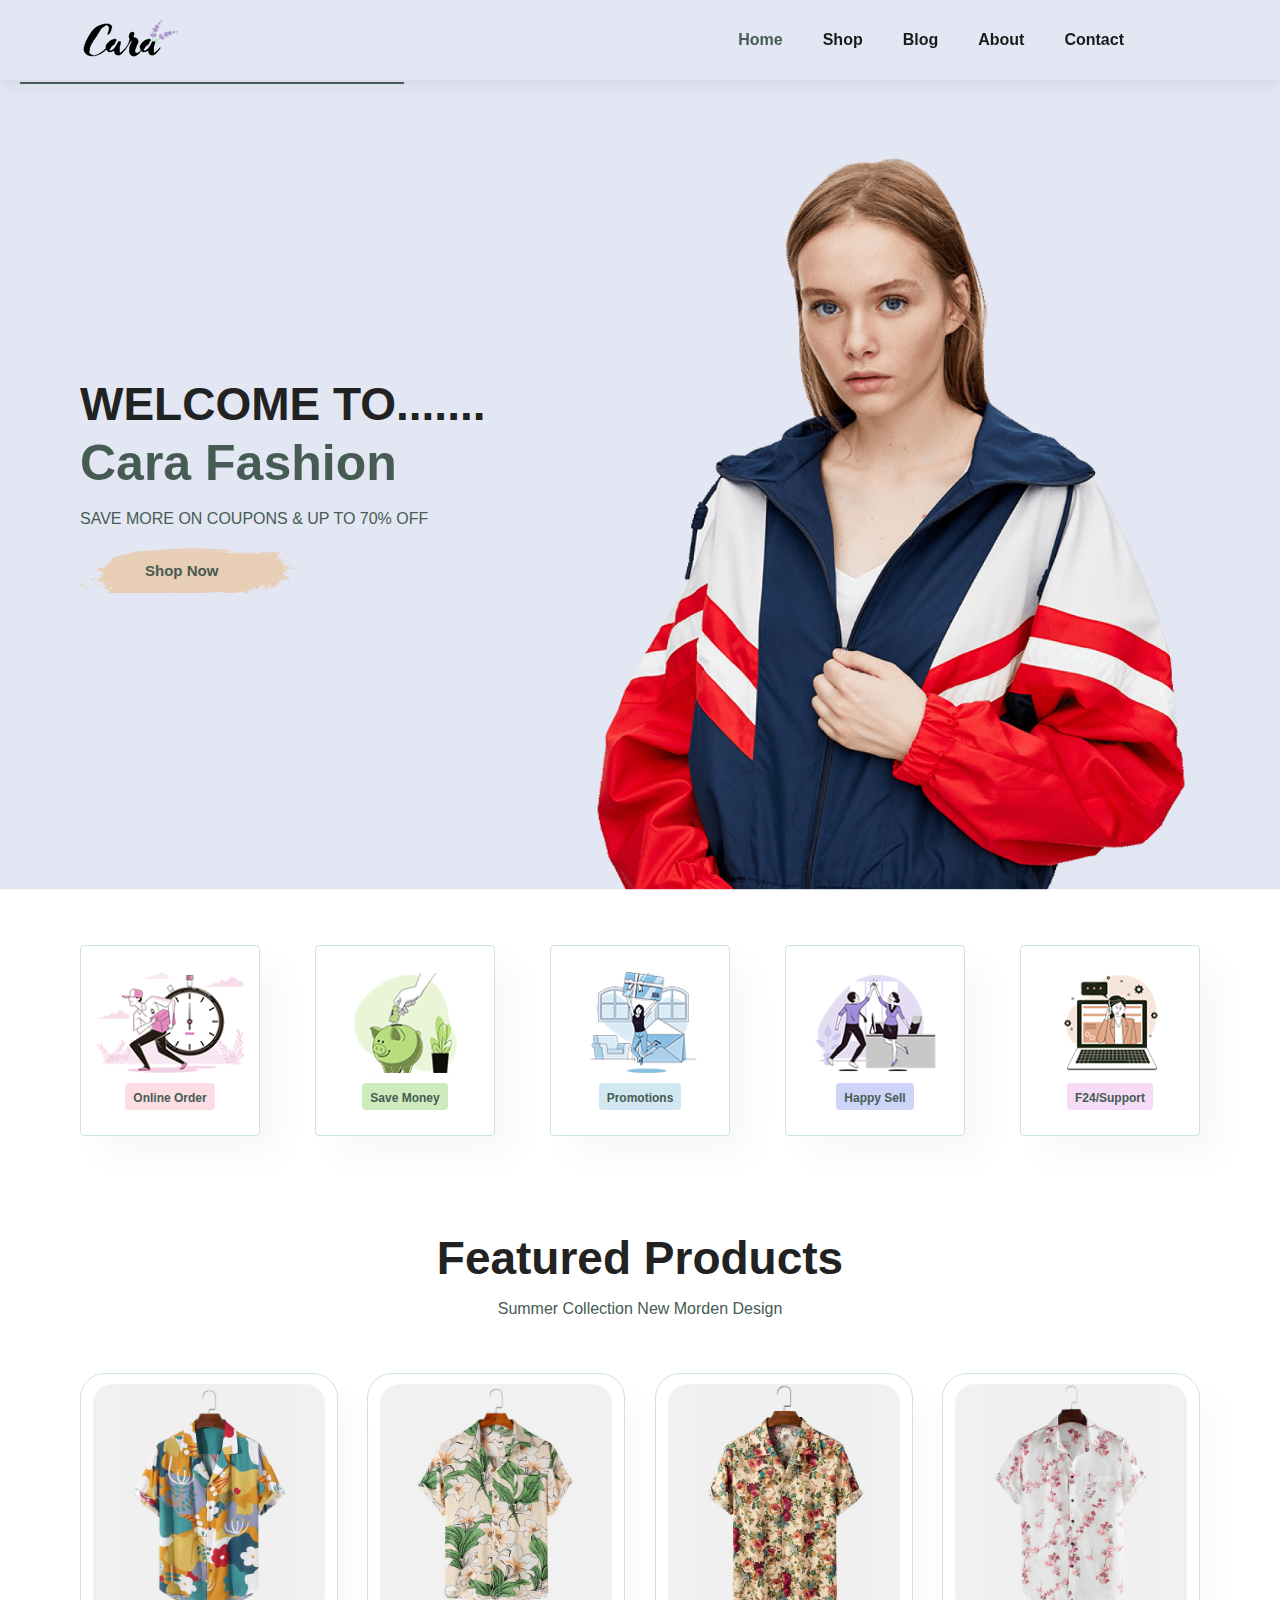
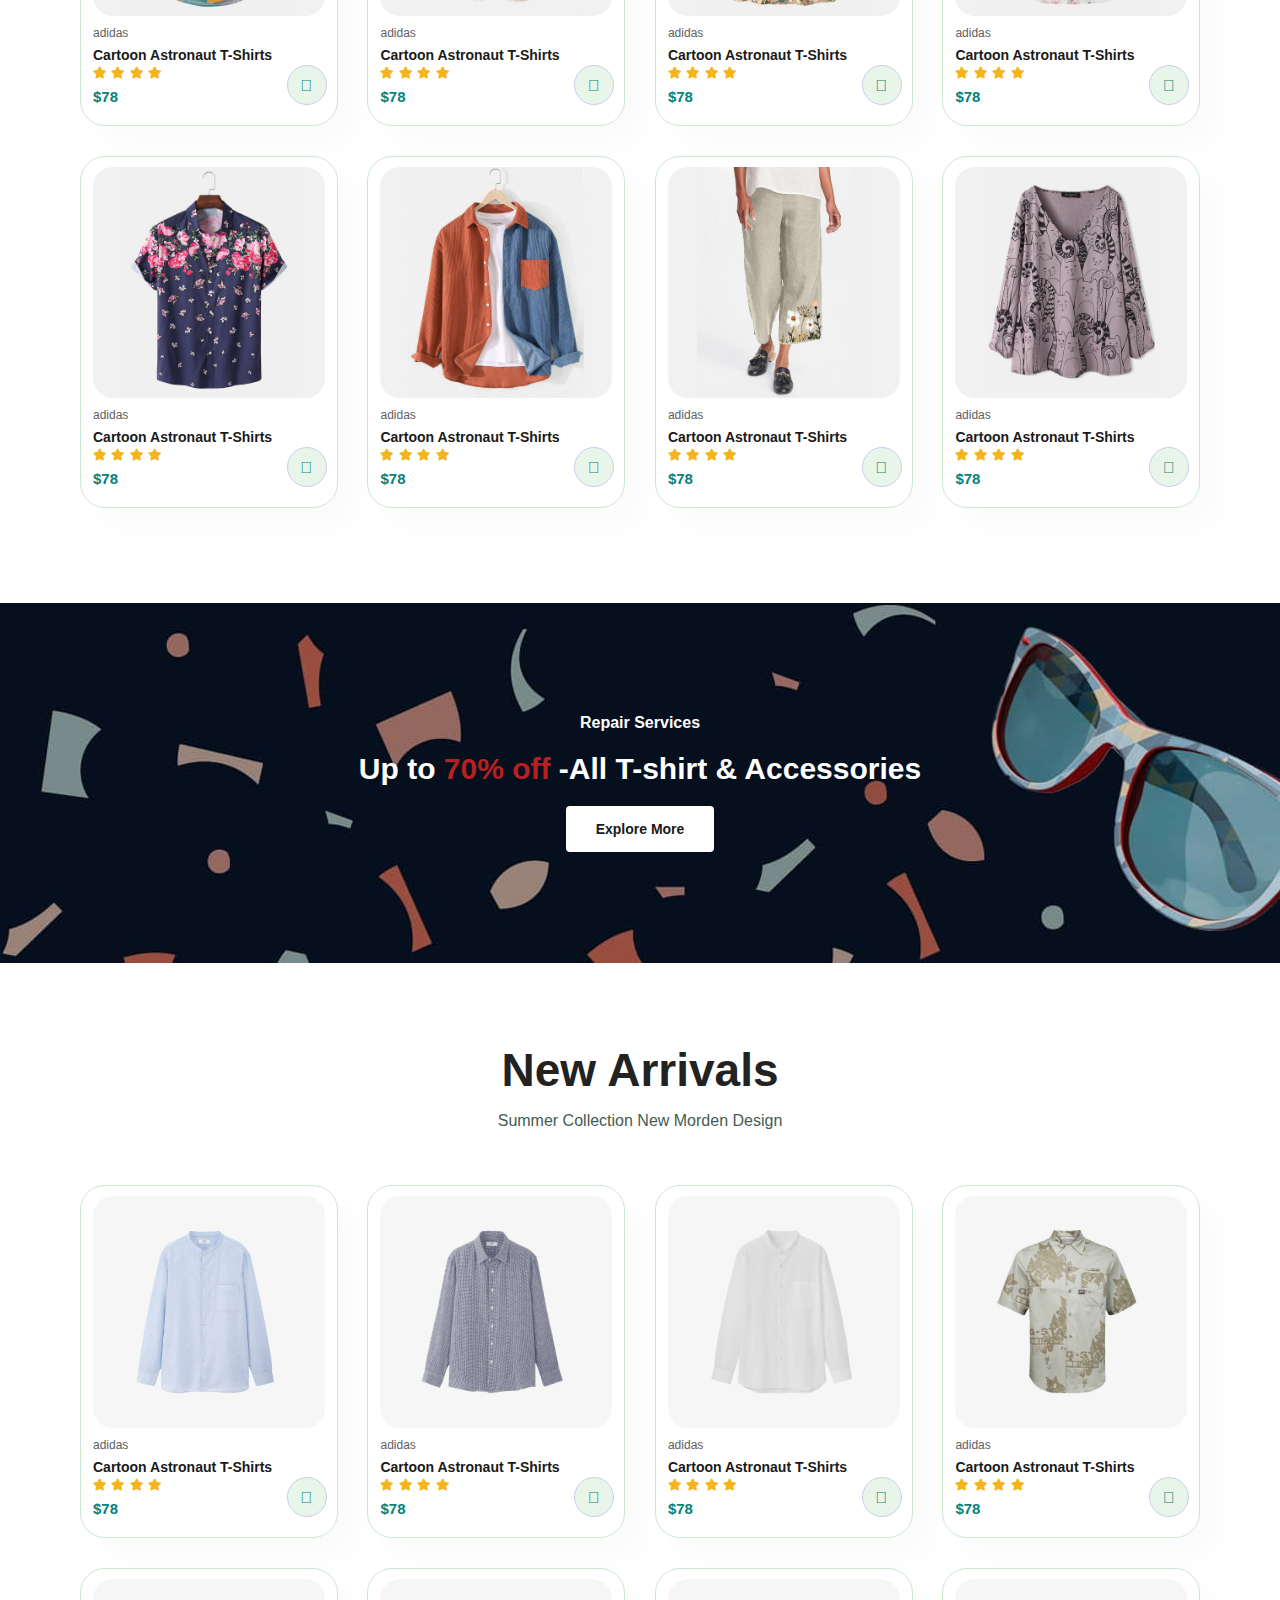
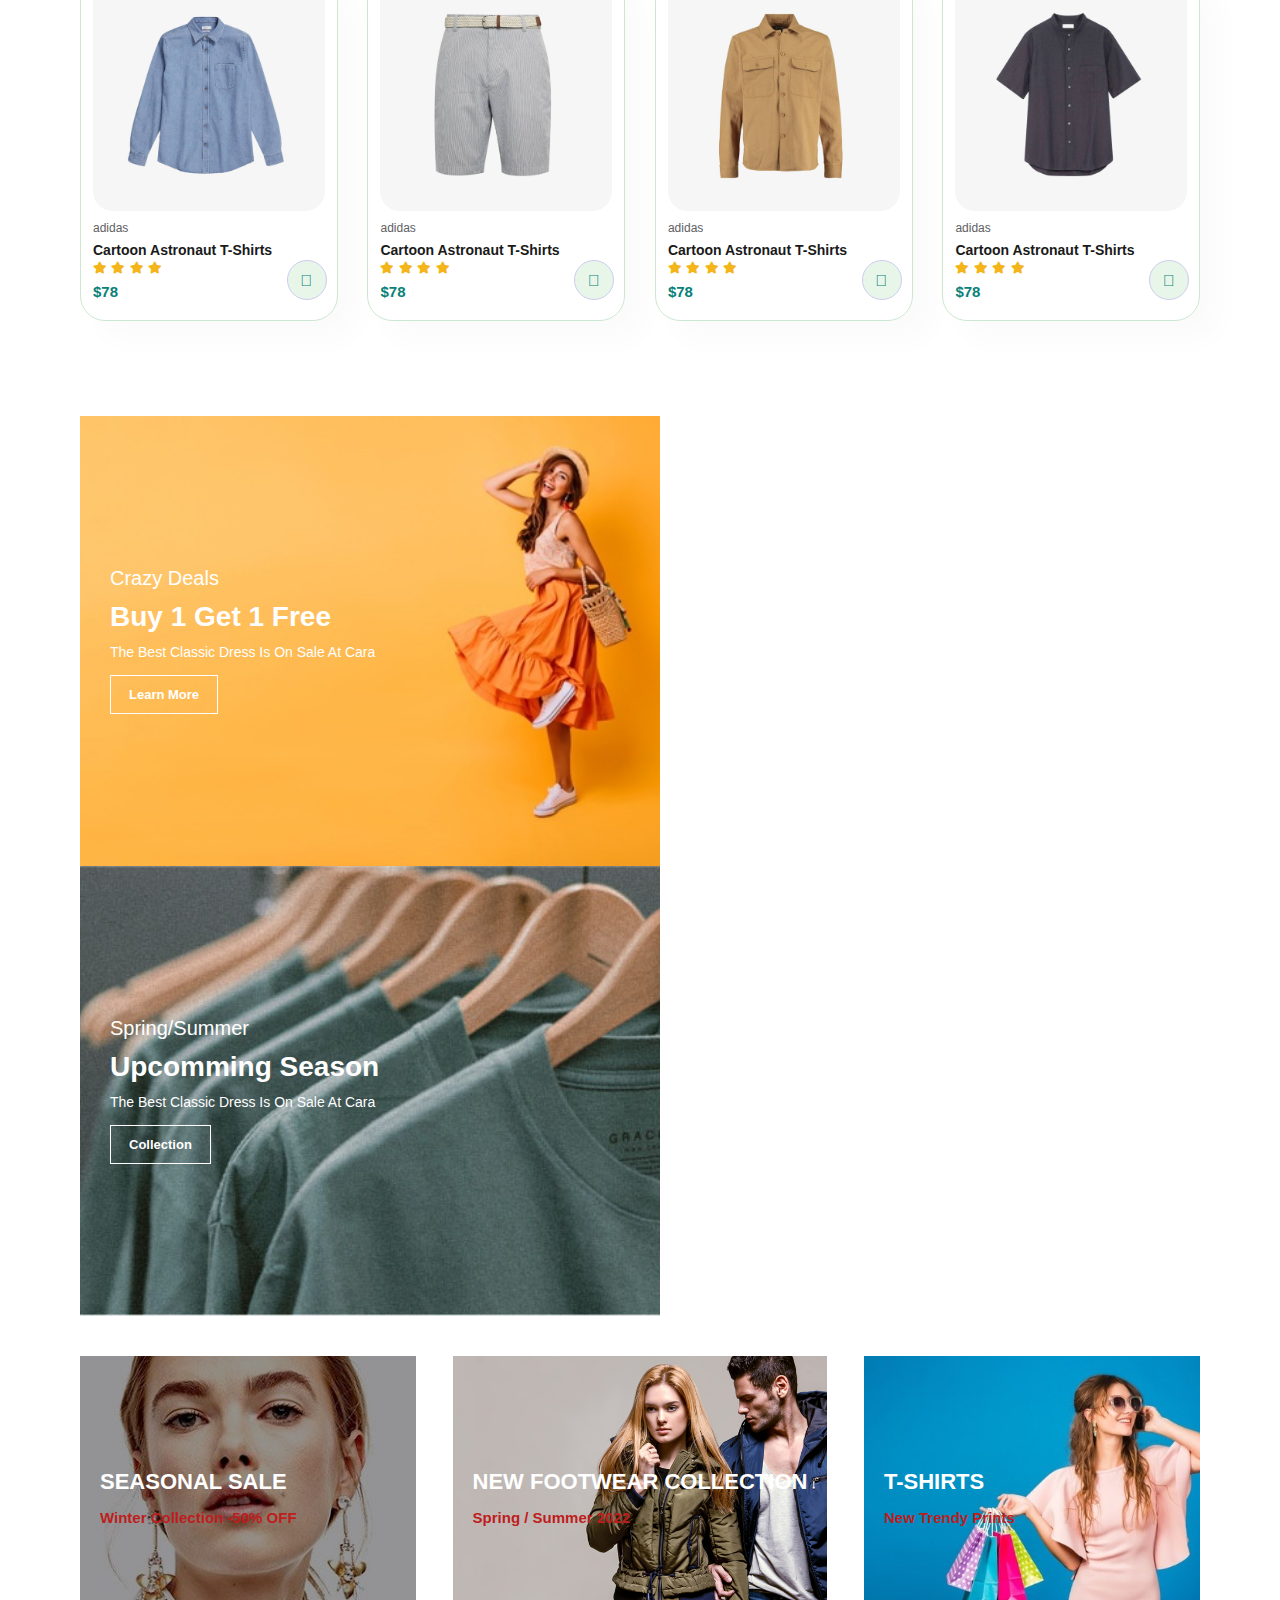
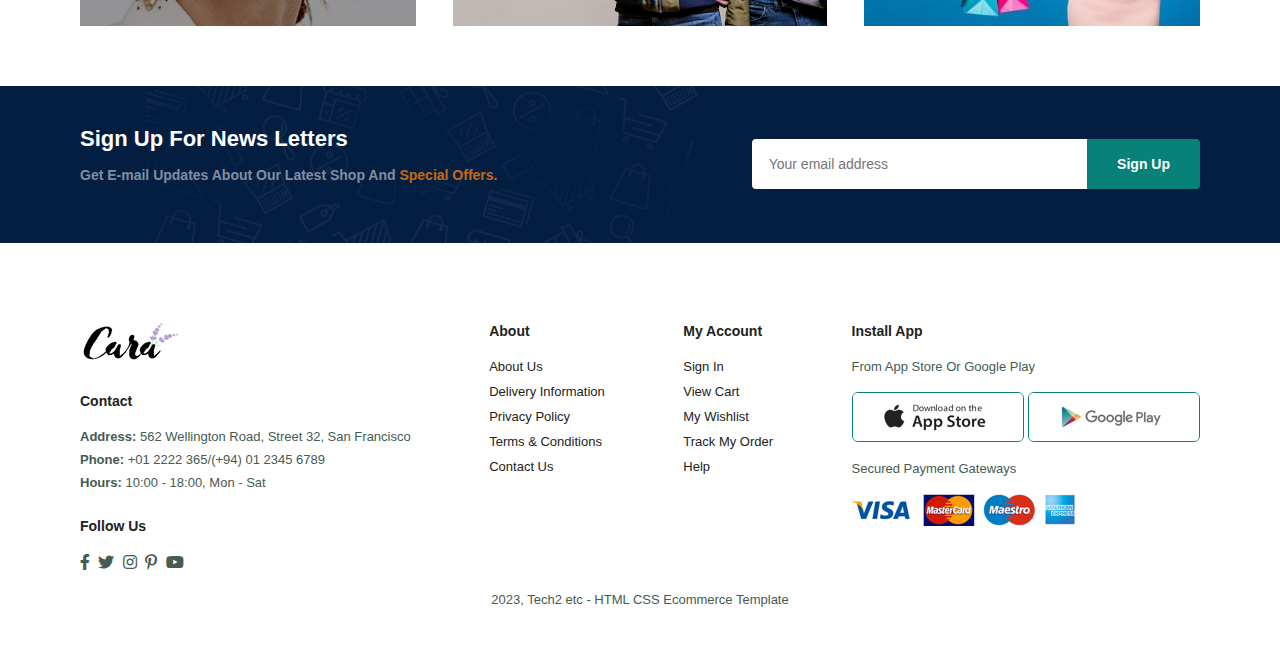
<file: index.html>
<html>
    <head>
        <title>Cara Fashion</title>
        <link rel="stylesheet" href="https://pro.fontawesome.com/releases/v5.10.0/css/all.css" />
        <link rel="stylesheet" href="style.css">
       
    </head>

    <body>
        <section id="header">
            <a href="#"><img src="images/logo.png" alt="logo"></a>
            <div>
                <ul id="navbar">
                    <li><a class="active" href="index.html">Home</a></li>
                    <li><a href="shop.html">Shop</a></li>
                    <li><a href="blog.html">Blog</a></li>
                    <li><a href="about.html">About</a></li>
                    <li><a href="contact.html">Contact</a></li>
                    <li id="lg-bag"><a href="cart.html"><i class="far fa-shopping-bag"></i></a></li>
                    <a href="#" id="close"><i class="far fa-times"></i></a>
                </ul>
            </div>

            <div id="mobile">
                <a href="cart.html"><i class="far fa-shopping-bag"></i></a>
                <i id="bar" class="fas fa-outdent"></i>
            </div>
        </section>

        <section id="hero">
            <h2>WELCOME TO.......</h2>
            <h1>Cara Fashion</h1>
            <p>SAVE MORE ON COUPONS & UP TO 70% OFF</p>
            <button>Shop Now</button>
        </section>

        <section id="feature" class="section-p1">
            <div class="fe-box">
                <img src="images/f1.png" alt="">
                <h6>Online Order</h6>
            </div>

            <div class="fe-box">
                <img src="images/f2.png" alt="">
                <h6>Save Money</h6>
            </div>

            <div class="fe-box">
                <img src="images/f3.png" alt="">
                <h6>Promotions</h6>
            </div>

            <div class="fe-box">
                <img src="images/f4.png" alt="">
                <h6>Happy Sell</h6>
            </div>

            <div class="fe-box">
                <img src="images/f5.png" alt="">
                <h6>F24/Support</h6>
            </div>


        </section>

        <section id="product1" class="section-p1">
            <h2>Featured Products</h2>
            <p>Summer Collection New Morden Design</p>
            <div class="pro-container">
                <div class="pro">
                    <img src="images/products/f1.jpg" alt="">
                    <div class="des">
                        <span>adidas</span>
                        <h5>Cartoon Astronaut T-Shirts</h5>
                        <div class="star">
                            <i class="fa fa-star"></i>
                            <i class="fa fa-star"></i>
                            <i class="fa fa-star"></i>
                            <i class="fa fa-star"></i>
                        </div>
                        <h4>$78</h4>
                    </div>
                    <a href="#"><i class="fal fa-shopping-cart cart"></i></a>
                </div>

                <div class="pro">
                    <img src="images/products/f2.jpg" alt="">
                    <div class="des">
                        <span>adidas</span>
                        <h5>Cartoon Astronaut T-Shirts</h5>
                        <div class="star">
                            <i class="fa fa-star"></i>
                            <i class="fa fa-star"></i>
                            <i class="fa fa-star"></i>
                            <i class="fa fa-star"></i>
                        </div>
                        <h4>$78</h4>
                    </div>
                    <a href="#"><i class="fal fa-shopping-cart cart"></i></a>
                </div>

                <div class="pro">
                    <img src="images/products/f3.jpg" alt="">
                    <div class="des">
                        <span>adidas</span>
                        <h5>Cartoon Astronaut T-Shirts</h5>
                        <div class="star">
                            <i class="fa fa-star"></i>
                            <i class="fa fa-star"></i>
                            <i class="fa fa-star"></i>
                            <i class="fa fa-star"></i>
                        </div>
                        <h4>$78</h4>
                    </div>
                    <a href="#"><i class="fal fa-shopping-cart cart"></i></a>
                </div>

                <div class="pro">
                    <img src="images/products/f4.jpg" alt="">
                    <div class="des">
                        <span>adidas</span>
                        <h5>Cartoon Astronaut T-Shirts</h5>
                        <div class="star">
                            <i class="fa fa-star"></i>
                            <i class="fa fa-star"></i>
                            <i class="fa fa-star"></i>
                            <i class="fa fa-star"></i>
                        </div>
                        <h4>$78</h4>
                    </div>
                    <a href="#"><i class="fal fa-shopping-cart cart"></i></a>
                </div>

                <div class="pro">
                    <img src="images/products/f5.jpg" alt="">
                    <div class="des">
                        <span>adidas</span>
                        <h5>Cartoon Astronaut T-Shirts</h5>
                        <div class="star">
                            <i class="fa fa-star"></i>
                            <i class="fa fa-star"></i>
                            <i class="fa fa-star"></i>
                            <i class="fa fa-star"></i>
                        </div>
                        <h4>$78</h4>
                    </div>
                    <a href="#"><i class="fal fa-shopping-cart cart"></i></a>
                </div>

                <div class="pro">
                    <img src="images/products/f6.jpg" alt="">
                    <div class="des">
                        <span>adidas</span>
                        <h5>Cartoon Astronaut T-Shirts</h5>
                        <div class="star">
                            <i class="fa fa-star"></i>
                            <i class="fa fa-star"></i>
                            <i class="fa fa-star"></i>
                            <i class="fa fa-star"></i>
                        </div>
                        <h4>$78</h4>
                    </div>
                    <a href="#"><i class="fal fa-shopping-cart cart"></i></a>
                </div>

                <div class="pro">
                    <img src="images/products/f7.jpg" alt="">
                    <div class="des">
                        <span>adidas</span>
                        <h5>Cartoon Astronaut T-Shirts</h5>
                        <div class="star">
                            <i class="fa fa-star"></i>
                            <i class="fa fa-star"></i>
                            <i class="fa fa-star"></i>
                            <i class="fa fa-star"></i>
                        </div>
                        <h4>$78</h4>
                    </div>
                    <a href="#"><i class="fal fa-shopping-cart cart"></i></a>
                </div>

                <div class="pro">
                    <img src="images/products/f8.jpg" alt="">
                    <div class="des">
                        <span>adidas</span>
                        <h5>Cartoon Astronaut T-Shirts</h5>
                        <div class="star">
                            <i class="fa fa-star"></i>
                            <i class="fa fa-star"></i>
                            <i class="fa fa-star"></i>
                            <i class="fa fa-star"></i>
                        </div>
                        <h4>$78</h4>
                    </div>
                    <a href="#"><i class="fal fa-shopping-cart cart"></i></a>
                </div>
            </div>
        </section>

        <section id="banner" class="section-m1">
            <h4>Repair Services</h4>
            <h2>Up to <span>70% off</span> -All T-shirt & Accessories</h2>
            <button class="normal">Explore More</button>
        </section>

        <section id="product1" class="section-p1">
            <h2>New Arrivals</h2>
            <p>Summer Collection New Morden Design</p>
            <div class="pro-container">
                <div class="pro">
                    <img src="images/products/n1.jpg" alt="">
                    <div class="des">
                        <span>adidas</span>
                        <h5>Cartoon Astronaut T-Shirts</h5>
                        <div class="star">
                            <i class="fa fa-star"></i>
                            <i class="fa fa-star"></i>
                            <i class="fa fa-star"></i>
                            <i class="fa fa-star"></i>
                        </div>
                        <h4>$78</h4>
                    </div>
                    <a href="#"><i class="fal fa-shopping-cart cart"></i></a>
                </div>

                <div class="pro">
                    <img src="images/products/n2.jpg" alt="">
                    <div class="des">
                        <span>adidas</span>
                        <h5>Cartoon Astronaut T-Shirts</h5>
                        <div class="star">
                            <i class="fa fa-star"></i>
                            <i class="fa fa-star"></i>
                            <i class="fa fa-star"></i>
                            <i class="fa fa-star"></i>
                        </div>
                        <h4>$78</h4>
                    </div>
                    <a href="#"><i class="fal fa-shopping-cart cart"></i></a>
                </div>

                <div class="pro">
                    <img src="images/products/n3.jpg" alt="">
                    <div class="des">
                        <span>adidas</span>
                        <h5>Cartoon Astronaut T-Shirts</h5>
                        <div class="star">
                            <i class="fa fa-star"></i>
                            <i class="fa fa-star"></i>
                            <i class="fa fa-star"></i>
                            <i class="fa fa-star"></i>
                        </div>
                        <h4>$78</h4>
                    </div>
                    <a href="#"><i class="fal fa-shopping-cart cart"></i></a>
                </div>

                <div class="pro">
                    <img src="images/products/n4.jpg" alt="">
                    <div class="des">
                        <span>adidas</span>
                        <h5>Cartoon Astronaut T-Shirts</h5>
                        <div class="star">
                            <i class="fa fa-star"></i>
                            <i class="fa fa-star"></i>
                            <i class="fa fa-star"></i>
                            <i class="fa fa-star"></i>
                        </div>
                        <h4>$78</h4>
                    </div>
                    <a href="#"><i class="fal fa-shopping-cart cart"></i></a>
                </div>

                <div class="pro">
                    <img src="images/products/n5.jpg" alt="">
                    <div class="des">
                        <span>adidas</span>
                        <h5>Cartoon Astronaut T-Shirts</h5>
                        <div class="star">
                            <i class="fa fa-star"></i>
                            <i class="fa fa-star"></i>
                            <i class="fa fa-star"></i>
                            <i class="fa fa-star"></i>
                        </div>
                        <h4>$78</h4>
                    </div>
                    <a href="#"><i class="fal fa-shopping-cart cart"></i></a>
                </div>

                <div class="pro">
                    <img src="images/products/n6.jpg" alt="">
                    <div class="des">
                        <span>adidas</span>
                        <h5>Cartoon Astronaut T-Shirts</h5>
                        <div class="star">
                            <i class="fa fa-star"></i>
                            <i class="fa fa-star"></i>
                            <i class="fa fa-star"></i>
                            <i class="fa fa-star"></i>
                        </div>
                        <h4>$78</h4>
                    </div>
                    <a href="#"><i class="fal fa-shopping-cart cart"></i></a>
                </div>

                <div class="pro">
                    <img src="images/products/n7.jpg" alt="">
                    <div class="des">
                        <span>adidas</span>
                        <h5>Cartoon Astronaut T-Shirts</h5>
                        <div class="star">
                            <i class="fa fa-star"></i>
                            <i class="fa fa-star"></i>
                            <i class="fa fa-star"></i>
                            <i class="fa fa-star"></i>
                        </div>
                        <h4>$78</h4>
                    </div>
                    <a href="#"><i class="fal fa-shopping-cart cart"></i></a>
                </div>

                <div class="pro">
                    <img src="images/products/n8.jpg" alt="">
                    <div class="des">
                        <span>adidas</span>
                        <h5>Cartoon Astronaut T-Shirts</h5>
                        <div class="star">
                            <i class="fa fa-star"></i>
                            <i class="fa fa-star"></i>
                            <i class="fa fa-star"></i>
                            <i class="fa fa-star"></i>
                        </div>
                        <h4>$78</h4>
                    </div>
                    <a href="#"><i class="fal fa-shopping-cart cart"></i></a>
                </div>
            </div>
        </section>

        <section id="sm-banner" class="section-p1">
            <div class="banner-box">
                <h4>Crazy Deals</h4>
                <h2>Buy 1 Get 1 Free</h2>
                <span>The Best Classic Dress Is On Sale At Cara</span>
                <button class="white">Learn More</button>
            </div>

            <div class="banner-box banner-box2">
                <h4>Spring/Summer</h4>
                <h2>Upcomming Season</h2>
                <span>The Best Classic Dress Is On Sale At Cara</span>
                <button class="white">Collection</button>
            </div>

        </section>

        <section id="banner3">
            <div class="banner-box">
                <h2>SEASONAL SALE</h2>
                <h3>Winter Collection -50% OFF</h3>
            </div>

            <div class="banner-box banner-box2">
                <h2>NEW FOOTWEAR COLLECTION</h2>
                <h3>Spring / Summer 2022</h3>
            </div>

            <div class="banner-box banner-box3">
                <h2>T-SHIRTS</h2>
                <h3>New Trendy Prints</h3>
            </div>
        </section>

        <section id="newsletter" class="section-p1 section-m1">
            <div class="newstext">
                <h4>Sign Up For News Letters</h4>
                <p>Get E-mail Updates About Our Latest Shop And <span>Special Offers.</span></p>    
            </div>

            <div class="form">
                <input type="text" placeholder="Your email address">
                <button class="normal">Sign Up</button>
            </div>
      
        </section>

        <footer class="section-p1">
            <div class="col">
                <img class="logo" src="images/logo.png" alt="">
                <h4>Contact</h4>
                <p><strong>Address: </strong> 562 Wellington Road, Street 32, San Francisco</p>
                <p><strong>Phone: </strong> +01 2222 365/(+94) 01 2345 6789</p>
                <p><strong>Hours: </strong> 10:00 - 18:00, Mon - Sat</p>

                <div class="follow">
                    <h4>Follow Us</h4>
                    <div class="icon">
                        <i class="fab fa-facebook-f"></i>
                        <i class="fab fa-twitter"></i>
                        <i class="fab fa-instagram"></i>
                        <i class="fab fa-pinterest-p"></i>
                        <i class="fab fa-youtube"></i>
                    </div>
                </div>
            </div>

            <div class="col">
                <h4>About</h4>
                <a href="#">About Us</a>
                <a href="#">Delivery Information</a>
                <a href="#">Privacy Policy</a>
                <a href="#">Terms & Conditions</a>
                <a href="#">Contact Us</a>
            </div>

            <div class="col">
                <h4>My Account</h4>
                <a href="#">Sign In</a>
                <a href="#">View Cart</a>
                <a href="#">My Wishlist</a>
                <a href="#">Track My Order</a>
                <a href="#">Help</a>
            </div>

            <div class="col install">
                <h4>Install App</h4>
                <p>From App Store Or Google Play</p>
                <div class="row">
                    <img src="images/pay/app.jpg" alt="">
                    <img src="images/pay/play.jpg" alt="">
                </div>
                <p>Secured Payment Gateways</p>
                <img src="images/pay/pay.png" alt="">
            </div>

            <div class="copyright">
                <p>2023, Tech2 etc - HTML CSS Ecommerce Template</p>
            </div>
        </footer>
 
        <script src="script.js"></script>

    </body>


</html>
</file>
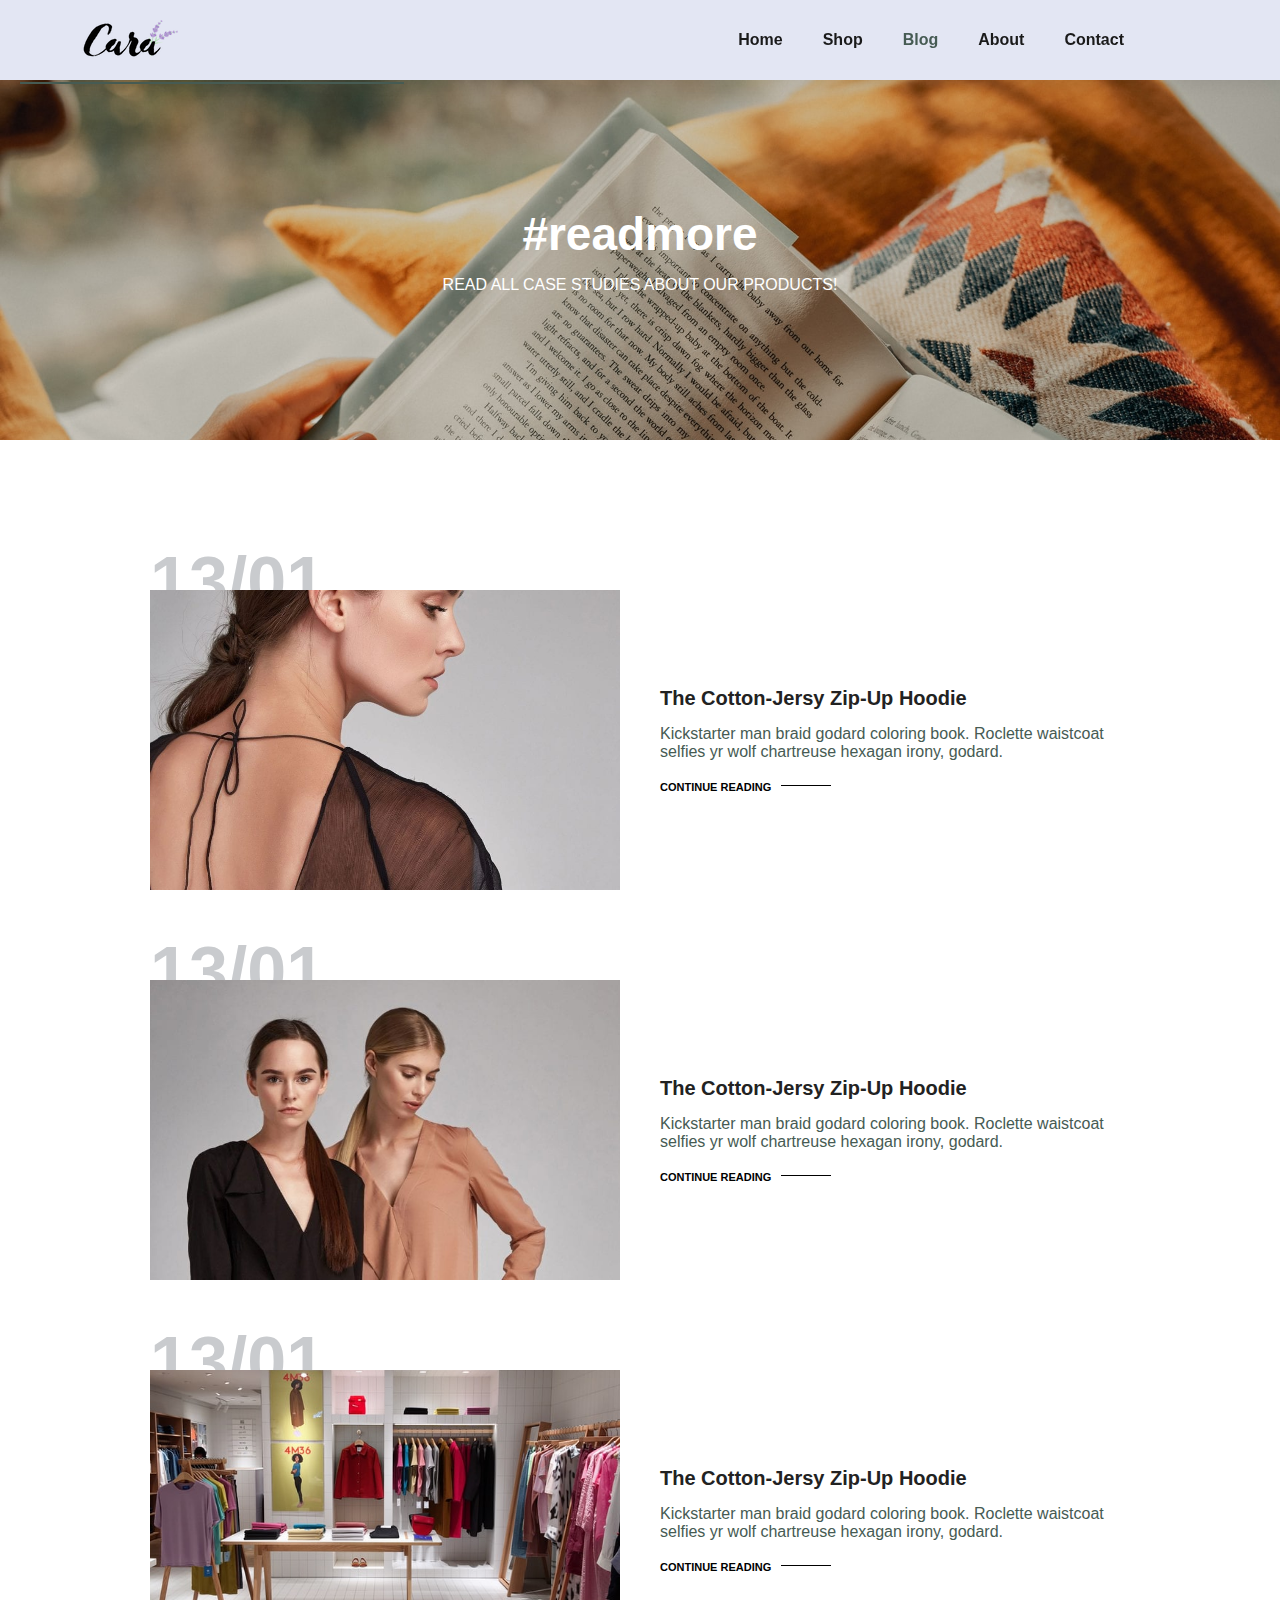
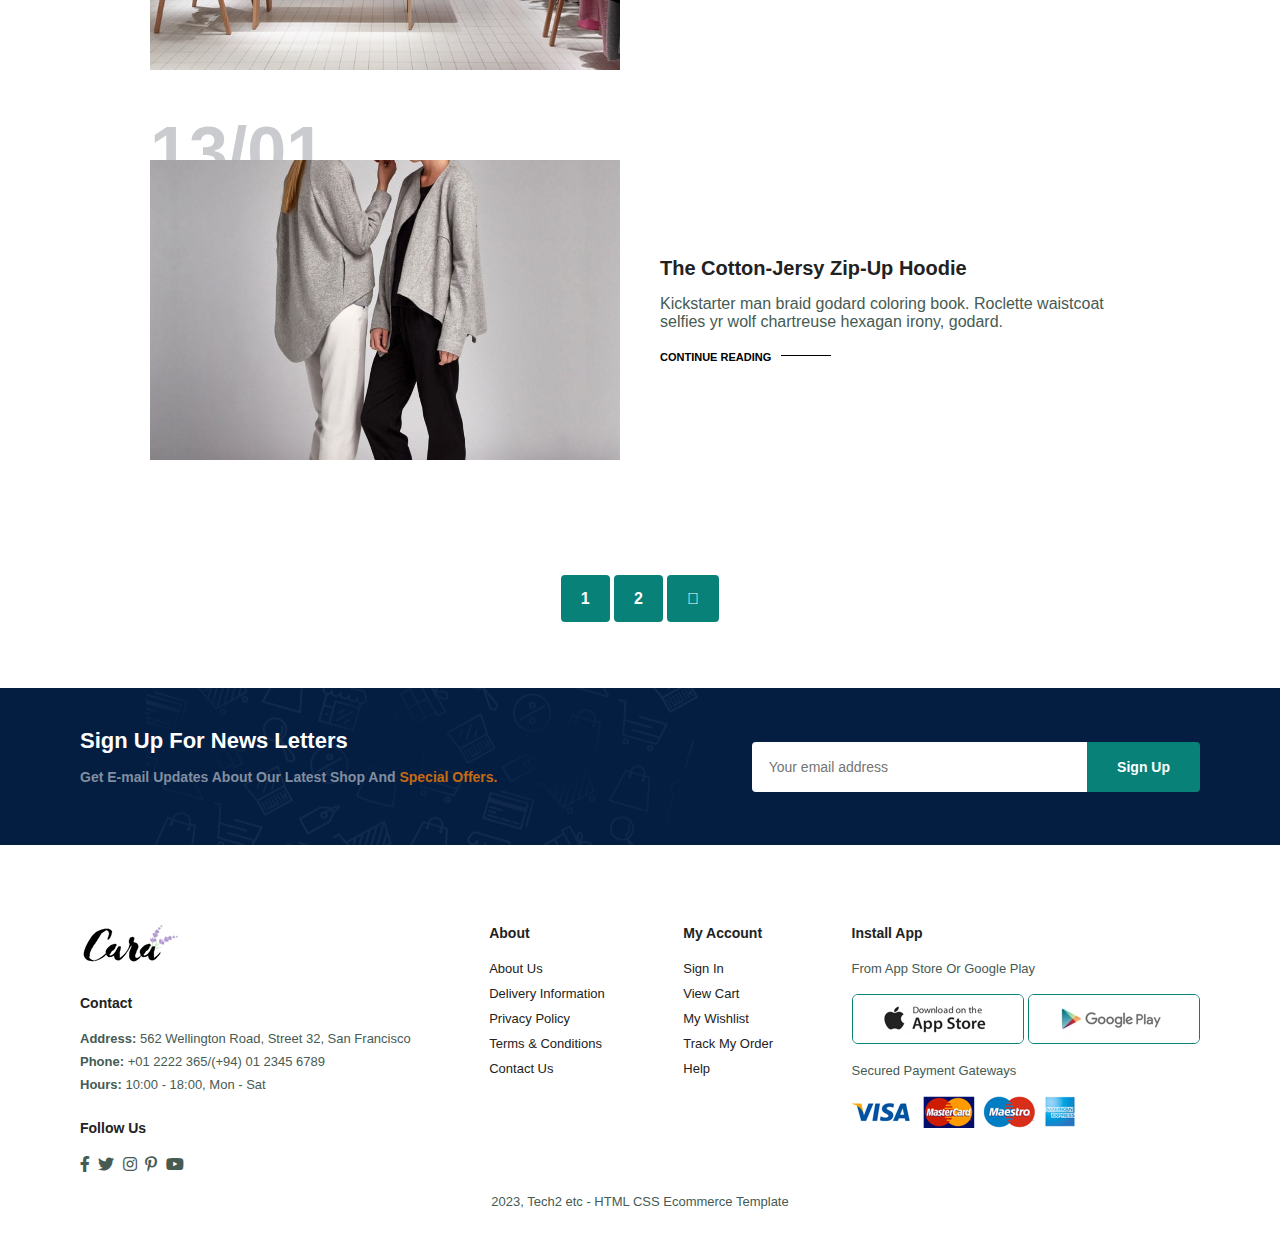
<file: blog.html>
<html>
    <head>
        <title>Cara Fashion</title>
        <link rel="stylesheet" href="https://pro.fontawesome.com/releases/v5.10.0/css/all.css" />
        <link rel="stylesheet" href="style.css">
       
    </head>

    <body>
        <section id="header">
            <a href="#"><img src="images/logo.png" alt="logo"></a>
            <div>
                <ul id="navbar">
                    <li><a href="index.html">Home</a></li>
                    <li><a href="shop.html">Shop</a></li>
                    <li><a class="active" href="blog.html">Blog</a></li>
                    <li><a href="about.html">About</a></li>
                    <li><a href="contact.html">Contact</a></li>
                    <li id="lg-bag"><a href="cart.html"><i class="far fa-shopping-bag"></i></a></li>
                    <a href="#" id="close"><i class="far fa-times"></i></a>
                </ul>
            </div>

            <div id="mobile">
                <a href="cart.html"><i class="far fa-shopping-bag"></i></a>
                <i id="bar" class="fas fa-outdent"></i>
            </div>
        </section>

        <section id="page-header" class="blog-header">
            <h2>#readmore</h2>
            <p>READ ALL CASE STUDIES ABOUT OUR PRODUCTS!</p>
        </section>

        <section id="blog">
            <div class="blog-box">
                <div class="blog-img">
                    <img src="images/blog/b1.jpg" alt="">
                </div>
                <div class="blog-details">
                    <h4>The Cotton-Jersy Zip-Up Hoodie</h4>
                    <p>Kickstarter man braid godard coloring book. Roclette waistcoat selfies yr wolf chartreuse hexagan irony, godard.</p>
                    <a href="#">CONTINUE READING</a>
                </div>
                <H1>13/01</H1>
            </div>

            <div class="blog-box">
                <div class="blog-img">
                    <img src="images/blog/b2.jpg" alt="">
                </div>
                <div class="blog-details">
                    <h4>The Cotton-Jersy Zip-Up Hoodie</h4>
                    <p>Kickstarter man braid godard coloring book. Roclette waistcoat selfies yr wolf chartreuse hexagan irony, godard.</p>
                    <a href="#">CONTINUE READING</a>
                </div>
                <H1>13/01</H1>
            </div>

            <div class="blog-box">
                <div class="blog-img">
                    <img src="images/blog/b3.jpg" alt="">
                </div>
                <div class="blog-details">
                    <h4>The Cotton-Jersy Zip-Up Hoodie</h4>
                    <p>Kickstarter man braid godard coloring book. Roclette waistcoat selfies yr wolf chartreuse hexagan irony, godard.</p>
                    <a href="#">CONTINUE READING</a>
                </div>
                <H1>13/01</H1>
            </div>

            <div class="blog-box">
                <div class="blog-img">
                    <img src="images/blog/b4.jpg" alt="">
                </div>
                <div class="blog-details">
                    <h4>The Cotton-Jersy Zip-Up Hoodie</h4>
                    <p>Kickstarter man braid godard coloring book. Roclette waistcoat selfies yr wolf chartreuse hexagan irony, godard.</p>
                    <a href="#">CONTINUE READING</a>
                </div>
                <H1>13/01</H1>
            </div>

        </section>

        <section id="pagination" class="section-p1">
            <a href="#">1</a>
            <a href="#">2</a>
            <a href="#"><i class="fal fa-long-arrow-alt-right"></i></a>
        </section>

        <section id="newsletter" class="section-p1 section-m1">
            <div class="newstext">
                <h4>Sign Up For News Letters</h4>
                <p>Get E-mail Updates About Our Latest Shop And <span>Special Offers.</span></p>    
            </div>

            <div class="form">
                <input type="text" placeholder="Your email address">
                <button class="normal">Sign Up</button>
            </div>
      
        </section>

        <footer class="section-p1">
            <div class="col">
                <img class="logo" src="images/logo.png" alt="">
                <h4>Contact</h4>
                <p><strong>Address: </strong> 562 Wellington Road, Street 32, San Francisco</p>
                <p><strong>Phone: </strong> +01 2222 365/(+94) 01 2345 6789</p>
                <p><strong>Hours: </strong> 10:00 - 18:00, Mon - Sat</p>

                <div class="follow">
                    <h4>Follow Us</h4>
                    <div class="icon">
                        <i class="fab fa-facebook-f"></i>
                        <i class="fab fa-twitter"></i>
                        <i class="fab fa-instagram"></i>
                        <i class="fab fa-pinterest-p"></i>
                        <i class="fab fa-youtube"></i>
                    </div>
                </div>
            </div>

            <div class="col">
                <h4>About</h4>
                <a href="#">About Us</a>
                <a href="#">Delivery Information</a>
                <a href="#">Privacy Policy</a>
                <a href="#">Terms & Conditions</a>
                <a href="#">Contact Us</a>
            </div>

            <div class="col">
                <h4>My Account</h4>
                <a href="#">Sign In</a>
                <a href="#">View Cart</a>
                <a href="#">My Wishlist</a>
                <a href="#">Track My Order</a>
                <a href="#">Help</a>
            </div>

            <div class="col install">
                <h4>Install App</h4>
                <p>From App Store Or Google Play</p>
                <div class="row">
                    <img src="images/pay/app.jpg" alt="">
                    <img src="images/pay/play.jpg" alt="">
                </div>
                <p>Secured Payment Gateways</p>
                <img src="images/pay/pay.png" alt="">
            </div>

            <div class="copyright">
                <p>2023, Tech2 etc - HTML CSS Ecommerce Template</p>
            </div>
        </footer>
 
        <script src="script.js"></script>

    </body>


</html>
</file>
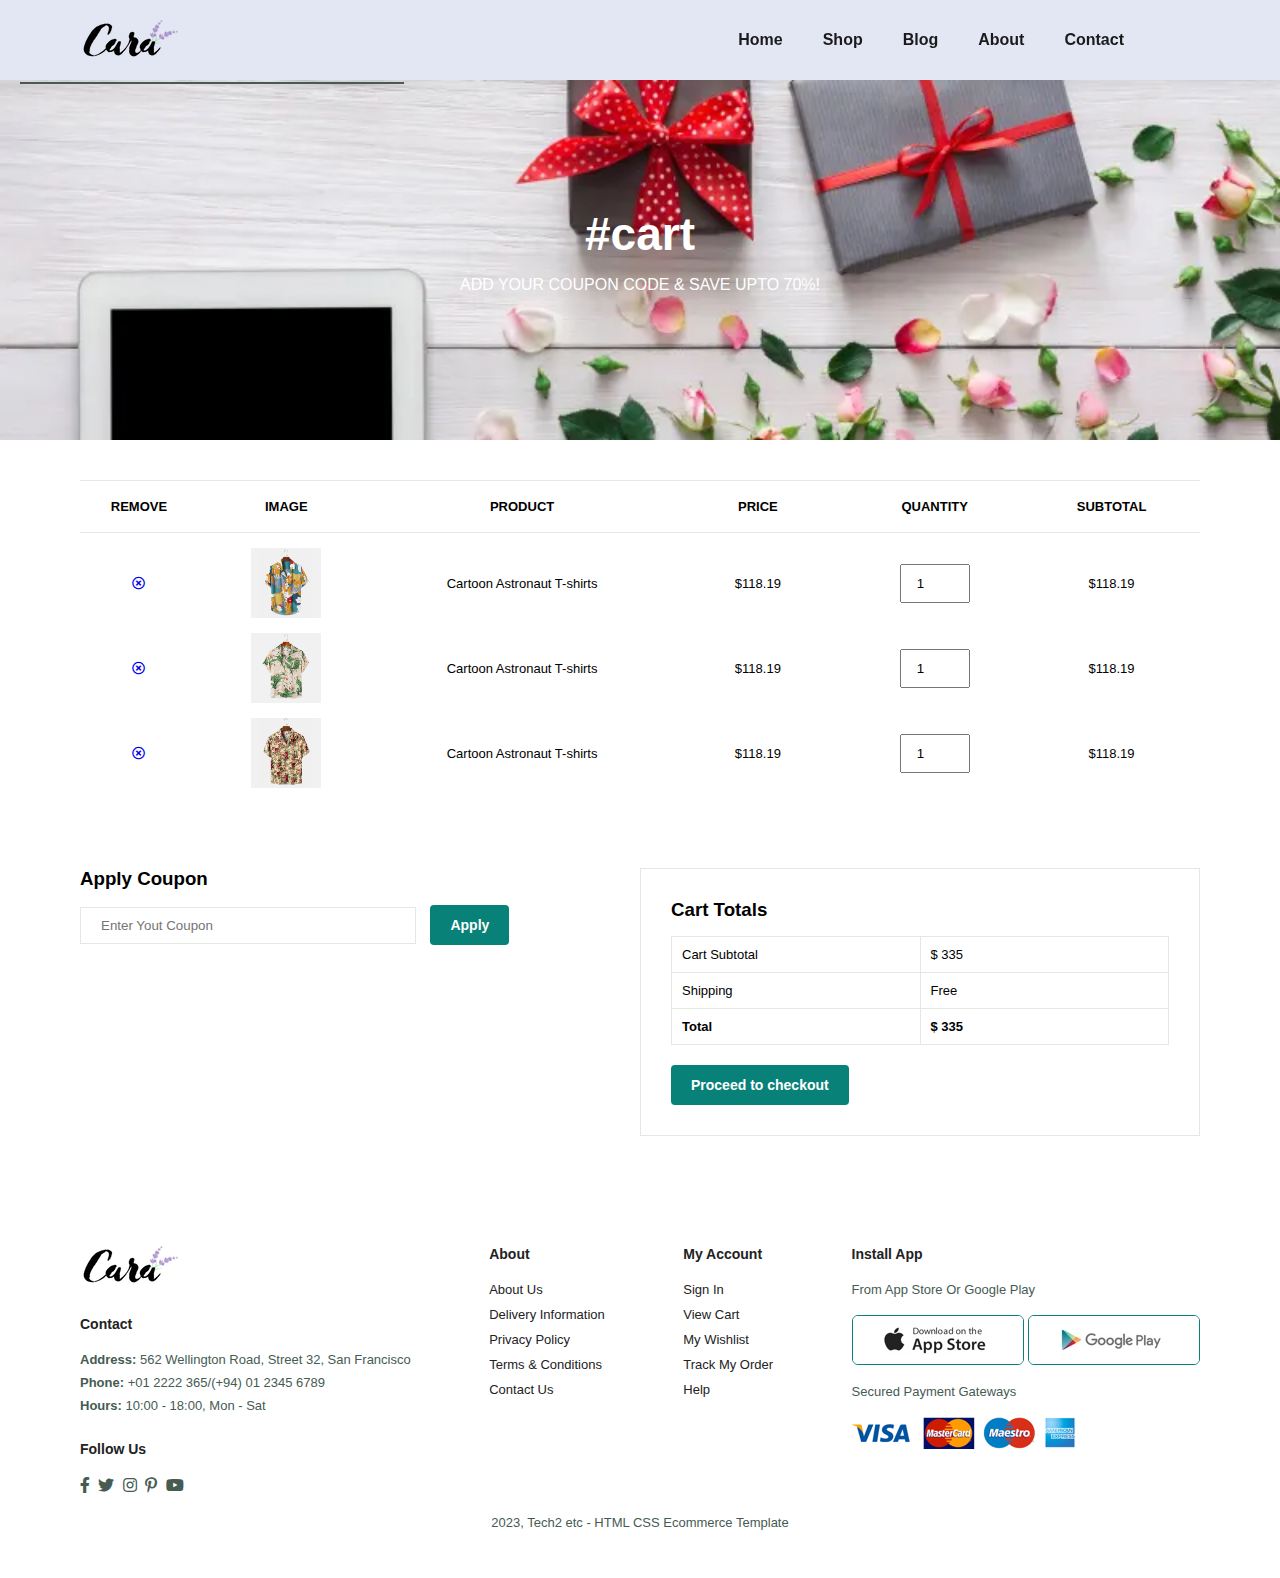
<file: cart.html>
<html>
    <head>
        <title>Cara Fashion</title>
        <link rel="stylesheet" href="https://pro.fontawesome.com/releases/v5.10.0/css/all.css" />
        <link rel="stylesheet" href="style.css">
       
    </head>

    <body>
        <section id="header">
            <a href="#"><img src="images/logo.png" alt="logo"></a>
            <div>
                <ul id="navbar">
                    <li><a href="index.html">Home</a></li>
                    <li><a href="shop.html">Shop</a></li>
                    <li><a href="blog.html">Blog</a></li>
                    <li><a href="about.html">About</a></li>
                    <li><a href="contact.html">Contact</a></li>
                    <li id="lg-bag"><a class="active" href="cart.html"><i class="far fa-shopping-bag"></i></a></li>
                    <a href="#" id="close"><i class="far fa-times"></i></a>
                </ul>
            </div>

            <div id="mobile">
                <a href="cart.html"><i class="far fa-shopping-bag"></i></a>
                <i id="bar" class="fas fa-outdent"></i>
            </div>
        </section>

        <section id="page-header" class="cart-header">
            <h2>#cart</h2>
            <p>ADD YOUR COUPON CODE & SAVE UPTO 70%!</p>
        </section>

       <section id="cart" class="section-p1">
            <table width="100%">
                <thead>
                    <tr>
                        <td>Remove</td>
                        <td>Image</td>
                        <td>Product</td>
                        <td>Price</td>
                        <td>Quantity</td>
                        <td>Subtotal</td>
                    </tr>
                </thead>
                <tbody>
                    <tr>
                        <td><a href="#"><i class="far fa-times-circle"></i></a></td>
                        <td><img src="images/products/f1.jpg" alt=""></td>
                        <td>Cartoon Astronaut T-shirts</td>
                        <td>$118.19</td>
                        <td><input type="number" value="1"></td>
                        <td>$118.19</td>
                    </tr>

                    <tr>
                        <td><a href="#"><i class="far fa-times-circle"></i></a></td>
                        <td><img src="images/products/f2.jpg" alt=""></td>
                        <td>Cartoon Astronaut T-shirts</td>
                        <td>$118.19</td>
                        <td><input type="number" value="1"></td>
                        <td>$118.19</td>
                    </tr>

                    <tr>
                        <td><a href="#"><i class="far fa-times-circle"></i></a></td>
                        <td><img src="images/products/f3.jpg" alt=""></td>
                        <td>Cartoon Astronaut T-shirts</td>
                        <td>$118.19</td>
                        <td><input type="number" value="1"></td>
                        <td>$118.19</td>
                    </tr>


                </tbody>
            </table>
       </section>

       <section id="cart-add" class="section-p1">
             <div id="coupon">
                <h3>Apply Coupon</h3>
                <div>
                    <input type="text" placeholder="Enter Yout Coupon">
                    <button class="normal">Apply</button>
                </div>
             </div>

             <div id="Subtotal">
                <h3>Cart Totals</h3>
                    <table>
                        <tr>
                            <td>Cart Subtotal</td>
                            <td>$ 335</td>
                        </tr>
                        <tr>
                            <td>Shipping</td>
                            <td>Free</td>
                        </tr>
                        <tr>
                            <td><strong>Total</strong></td>
                            <td><strong>$ 335</strong></td>
                        </tr>
                    </table>
                    <button class="normal">Proceed to checkout</button>
             </div>
       </section>

        <footer class="section-p1">
            <div class="col">
                <img class="logo" src="images/logo.png" alt="">
                <h4>Contact</h4>
                <p><strong>Address: </strong> 562 Wellington Road, Street 32, San Francisco</p>
                <p><strong>Phone: </strong> +01 2222 365/(+94) 01 2345 6789</p>
                <p><strong>Hours: </strong> 10:00 - 18:00, Mon - Sat</p>

                <div class="follow">
                    <h4>Follow Us</h4>
                    <div class="icon">
                        <i class="fab fa-facebook-f"></i>
                        <i class="fab fa-twitter"></i>
                        <i class="fab fa-instagram"></i>
                        <i class="fab fa-pinterest-p"></i>
                        <i class="fab fa-youtube"></i>
                    </div>
                </div>
            </div>

            <div class="col">
                <h4>About</h4>
                <a href="#">About Us</a>
                <a href="#">Delivery Information</a>
                <a href="#">Privacy Policy</a>
                <a href="#">Terms & Conditions</a>
                <a href="#">Contact Us</a>
            </div>

            <div class="col">
                <h4>My Account</h4>
                <a href="#">Sign In</a>
                <a href="#">View Cart</a>
                <a href="#">My Wishlist</a>
                <a href="#">Track My Order</a>
                <a href="#">Help</a>
            </div>

            <div class="col install">
                <h4>Install App</h4>
                <p>From App Store Or Google Play</p>
                <div class="row">
                    <img src="images/pay/app.jpg" alt="">
                    <img src="images/pay/play.jpg" alt="">
                </div>
                <p>Secured Payment Gateways</p>
                <img src="images/pay/pay.png" alt="">
            </div>

            <div class="copyright">
                <p>2023, Tech2 etc - HTML CSS Ecommerce Template</p>
            </div>
        </footer>
 
        <script src="script.js"></script>

    </body>


</html>
</file>
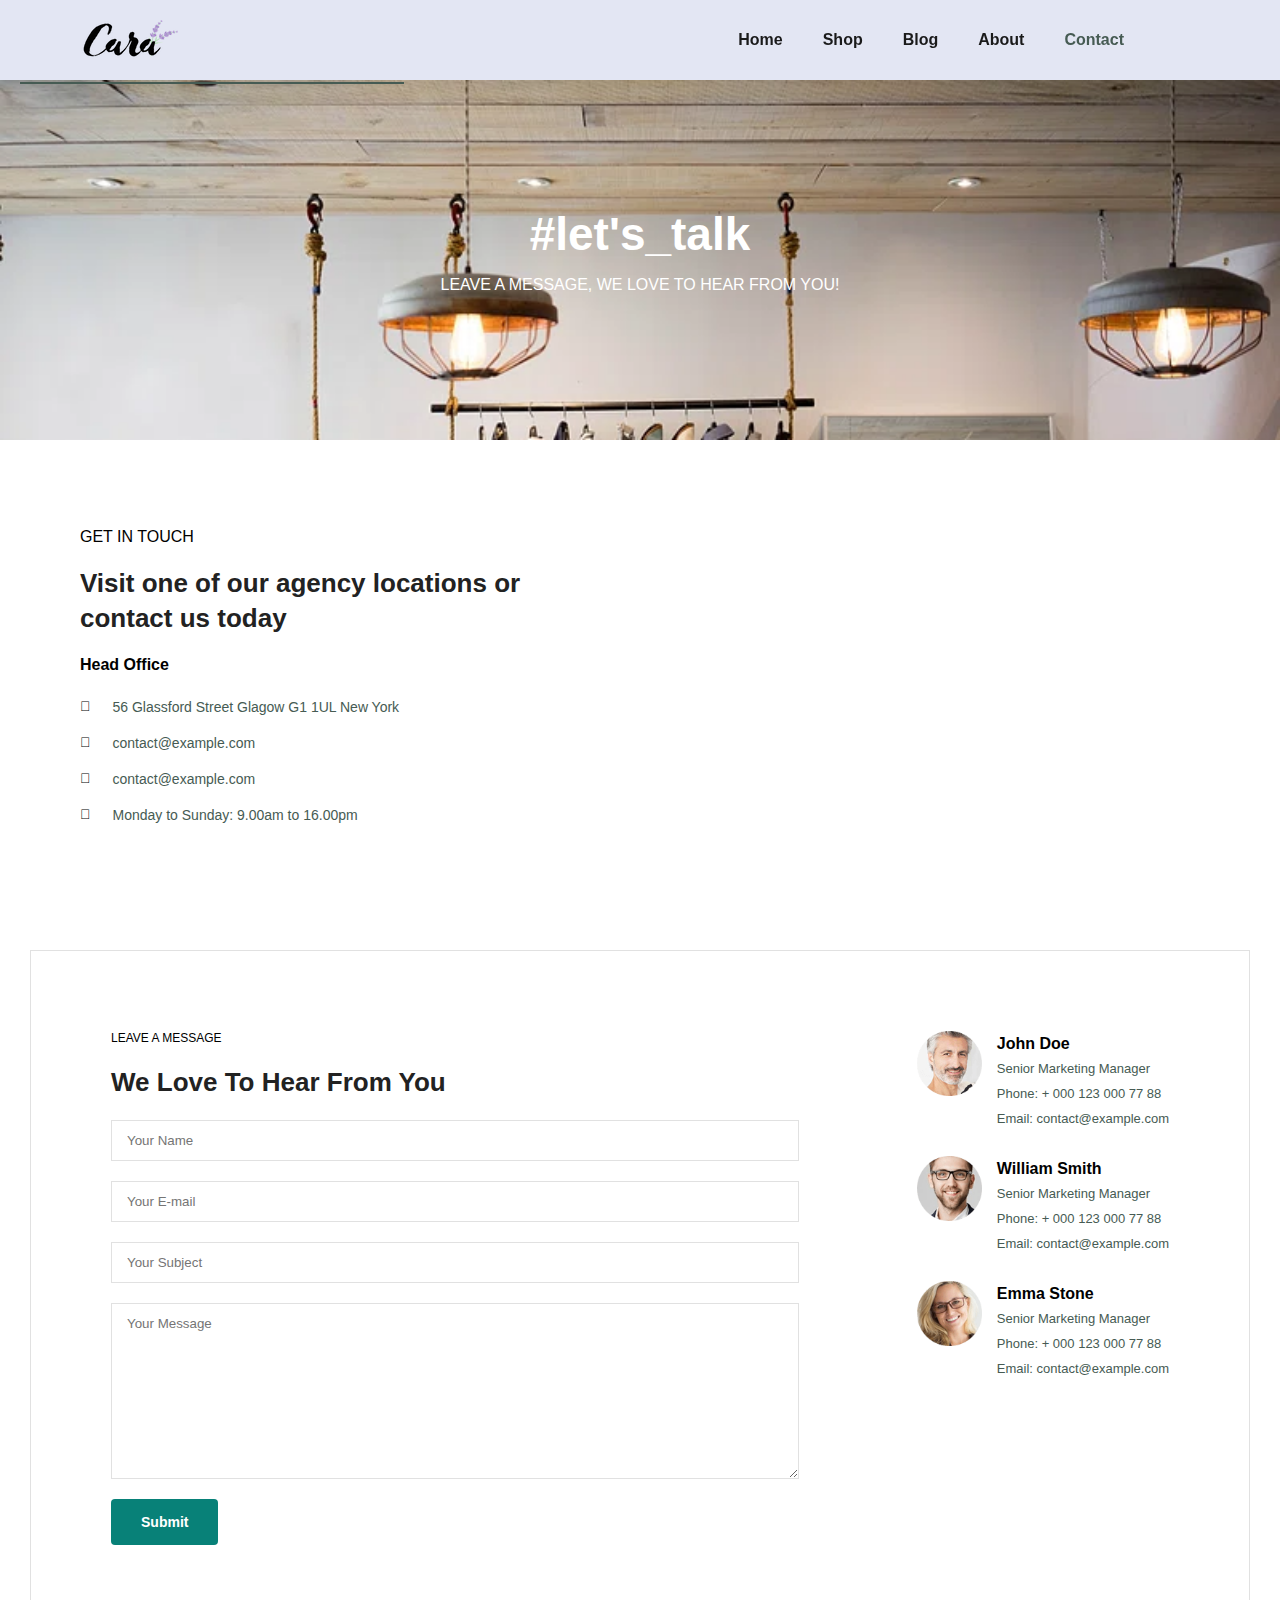
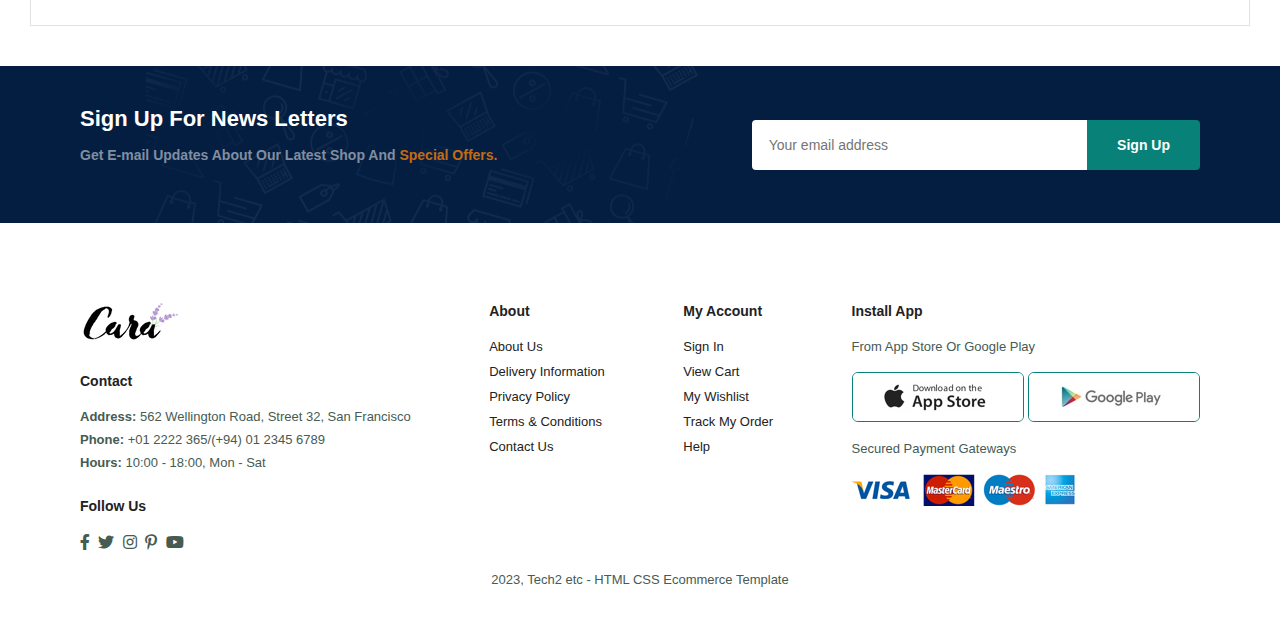
<file: contact.html>
<html>
    <head>
        <title>Cara Fashion</title>
        <link rel="stylesheet" href="https://pro.fontawesome.com/releases/v5.10.0/css/all.css" />
        <link rel="stylesheet" href="style.css">
       
    </head>

    <body>
        <section id="header">
            <a href="#"><img src="images/logo.png" alt="logo"></a>
            <div>
                <ul id="navbar">
                    <li><a href="index.html">Home</a></li>
                    <li><a href="shop.html">Shop</a></li>
                    <li><a href="blog.html">Blog</a></li>
                    <li><a href="about.html">About</a></li>
                    <li><a class="active" href="contact.html">Contact</a></li>
                    <li id="lg-bag"><a href="cart.html"><i class="far fa-shopping-bag"></i></a></li>
                    <a href="#" id="close"><i class="far fa-times"></i></a>
                </ul>
            </div>

            <div id="mobile">
                <a href="cart.html"><i class="far fa-shopping-bag"></i></a>
                <i id="bar" class="fas fa-outdent"></i>
            </div>
        </section>

        <section id="page-header" class="contact-header">
            <h2>#let's_talk</h2>
            <p>LEAVE A MESSAGE, WE LOVE TO HEAR FROM YOU!</p>
        </section>

        <section id="contact-details" class="section-p1">
            <div class="details">
                <span>GET IN TOUCH</span>
                <h2>Visit one of our agency locations or contact us today</h2>
                <h3>Head Office</h3>
                <div>
                    <li>
                        <i class="fal fa-map"></i>
                        <p>56 Glassford Street Glagow G1 1UL New York</p>
                    </li>

                    <li>
                        <i class="fal fa-envelope"></i>
                        <p>contact@example.com</p>
                    </li>

                    <li>
                        <i class="fal fa-phone-alt"></i>
                        <p>contact@example.com</p>
                    </li>

                    <li>
                        <i class="fal fa-clock"></i>
                        <p>Monday to Sunday: 9.00am to 16.00pm</p>
                    </li>

                </div>
            </div>
            <div class="map">
                <iframe src="https://www.google.com/maps/embed?pb=!1m18!1m12!1m3!1d2974.214985861467!2d-1.2578377181483837!3d51.754145754554116!2m3!1f0!2f0!3f0!3m2!1i1024!2i768!4f13.1!3m3!1m2!1s0x4876c6a9ef8c485b%3A0xd2ff1883a001afed!2sUniversity%20of%20Oxford!5e0!3m2!1sen!2slk!4v1690730375459!5m2!1sen!2slk" width="600" height="450" style="border:0;" allowfullscreen="" loading="lazy" referrerpolicy="no-referrer-when-downgrade" width="600" height="450" style="border:0;" allowfullscreen="" loading="lazy"></iframe>
            </div>
        </section>

        <section id="form-details">
            <form action="">
                <span>LEAVE A MESSAGE</span>
                <h2>We Love To Hear From You</h2>
                <input type="text" placeholder="Your Name">
                <input type="text" placeholder="Your E-mail">
                <input type="text" placeholder="Your Subject">

                <textarea name="" id="" cols="30" rows="10" placeholder="Your Message"></textarea>
                <button class="normal">Submit</button>
            </form>
            <div class="people">
                <div>
                    <img src="images/people/1.png" alt="">
                    <p><span>John Doe</span> Senior Marketing Manager <br> Phone: + 000 123 000 77 88 <br>Email: contact@example.com</p>
                </div>

                <div>
                    <img src="images/people/2.png" alt="">
                    <p><span>William Smith</span> Senior Marketing Manager <br> Phone: + 000 123 000 77 88 <br>Email: contact@example.com</p>
                </div>

                <div>
                    <img src="images/people/3.png" alt="">
                    <p><span>Emma Stone</span> Senior Marketing Manager <br> Phone: + 000 123 000 77 88 <br>Email: contact@example.com</p>
                </div>

            </div>
        </section>

        <section id="newsletter" class="section-p1 section-m1">
            <div class="newstext">
                <h4>Sign Up For News Letters</h4>
                <p>Get E-mail Updates About Our Latest Shop And <span>Special Offers.</span></p>    
            </div>

            <div class="form">
                <input type="text" placeholder="Your email address">
                <button class="normal">Sign Up</button>
            </div>
      
        </section>

        <footer class="section-p1">
            <div class="col">
                <img class="logo" src="images/logo.png" alt="">
                <h4>Contact</h4>
                <p><strong>Address: </strong> 562 Wellington Road, Street 32, San Francisco</p>
                <p><strong>Phone: </strong> +01 2222 365/(+94) 01 2345 6789</p>
                <p><strong>Hours: </strong> 10:00 - 18:00, Mon - Sat</p>

                <div class="follow">
                    <h4>Follow Us</h4>
                    <div class="icon">
                        <i class="fab fa-facebook-f"></i>
                        <i class="fab fa-twitter"></i>
                        <i class="fab fa-instagram"></i>
                        <i class="fab fa-pinterest-p"></i>
                        <i class="fab fa-youtube"></i>
                    </div>
                </div>
            </div>

            <div class="col">
                <h4>About</h4>
                <a href="#">About Us</a>
                <a href="#">Delivery Information</a>
                <a href="#">Privacy Policy</a>
                <a href="#">Terms & Conditions</a>
                <a href="#">Contact Us</a>
            </div>

            <div class="col">
                <h4>My Account</h4>
                <a href="#">Sign In</a>
                <a href="#">View Cart</a>
                <a href="#">My Wishlist</a>
                <a href="#">Track My Order</a>
                <a href="#">Help</a>
            </div>

            <div class="col install">
                <h4>Install App</h4>
                <p>From App Store Or Google Play</p>
                <div class="row">
                    <img src="images/pay/app.jpg" alt="">
                    <img src="images/pay/play.jpg" alt="">
                </div>
                <p>Secured Payment Gateways</p>
                <img src="images/pay/pay.png" alt="">
            </div>

            <div class="copyright">
                <p>2023, Tech2 etc - HTML CSS Ecommerce Template</p>
            </div>
        </footer>
 
        <script src="script.js"></script>

    </body>


</html>
</file>
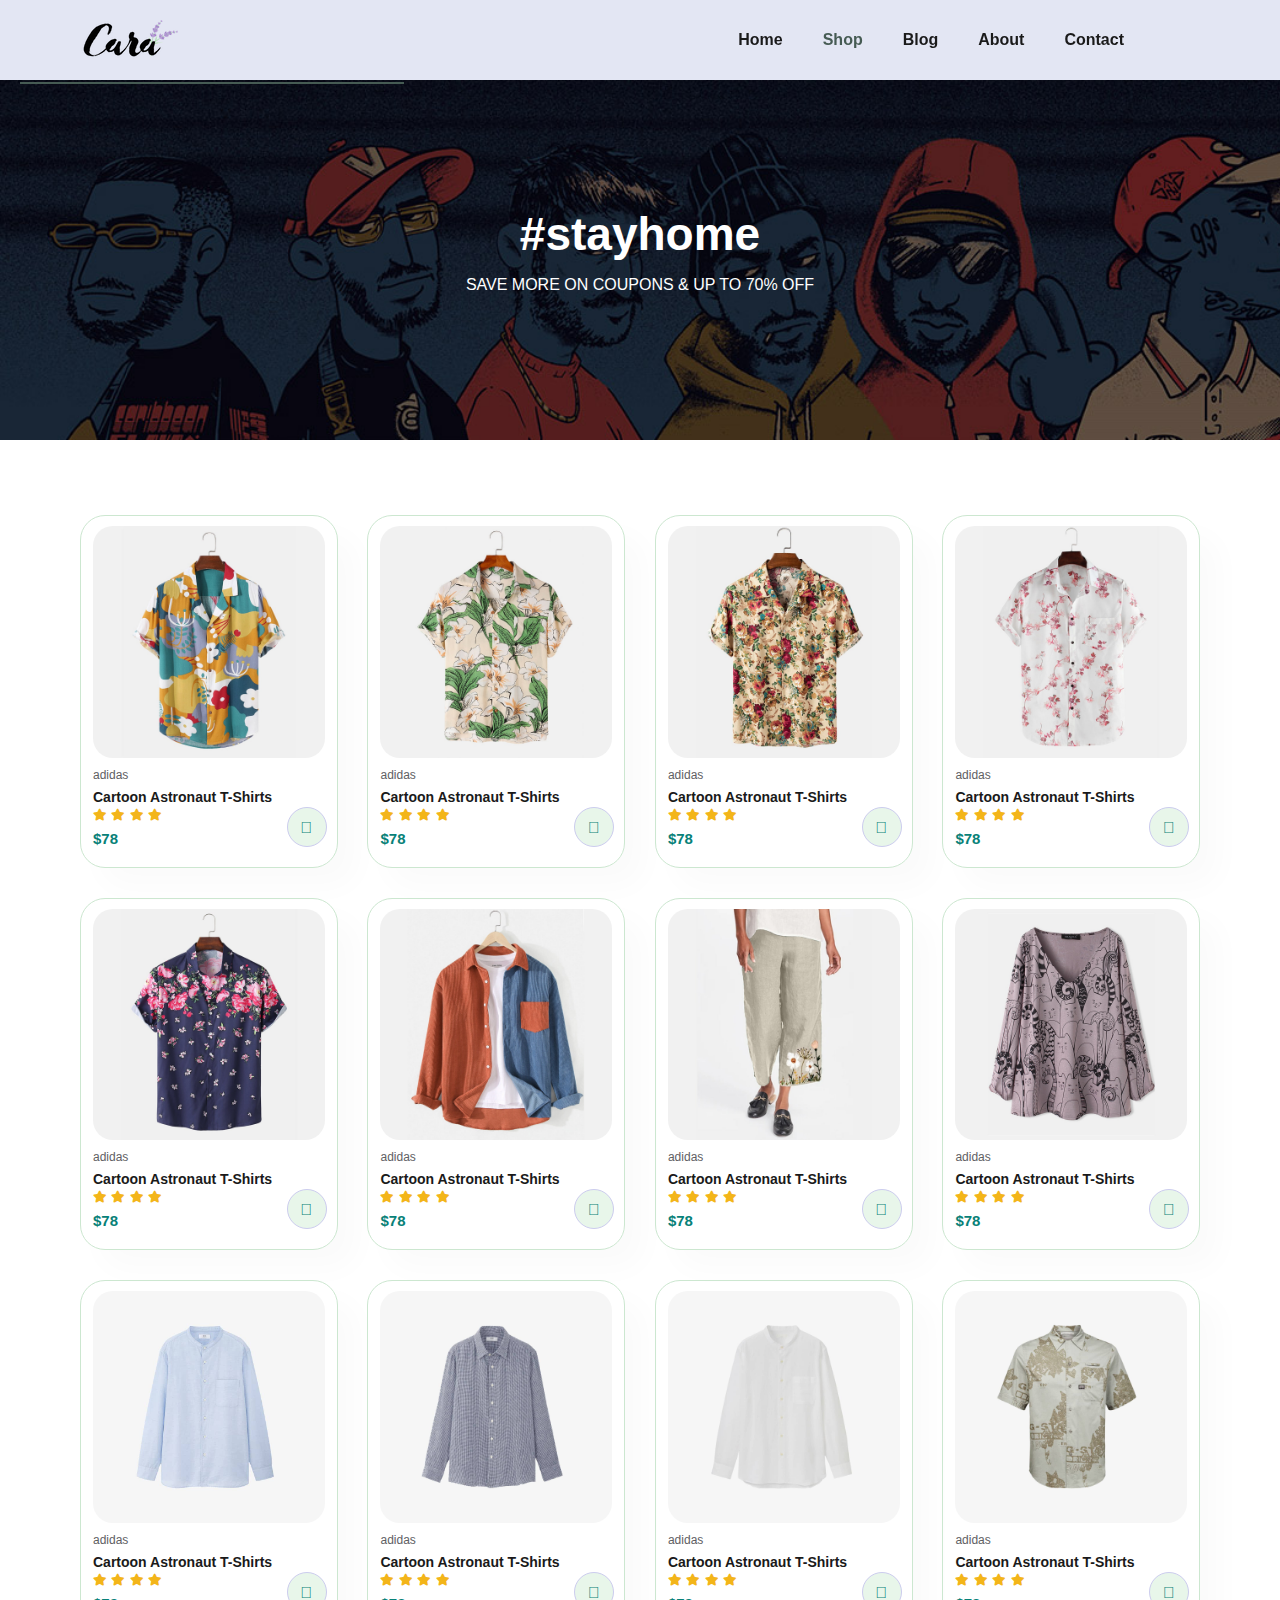
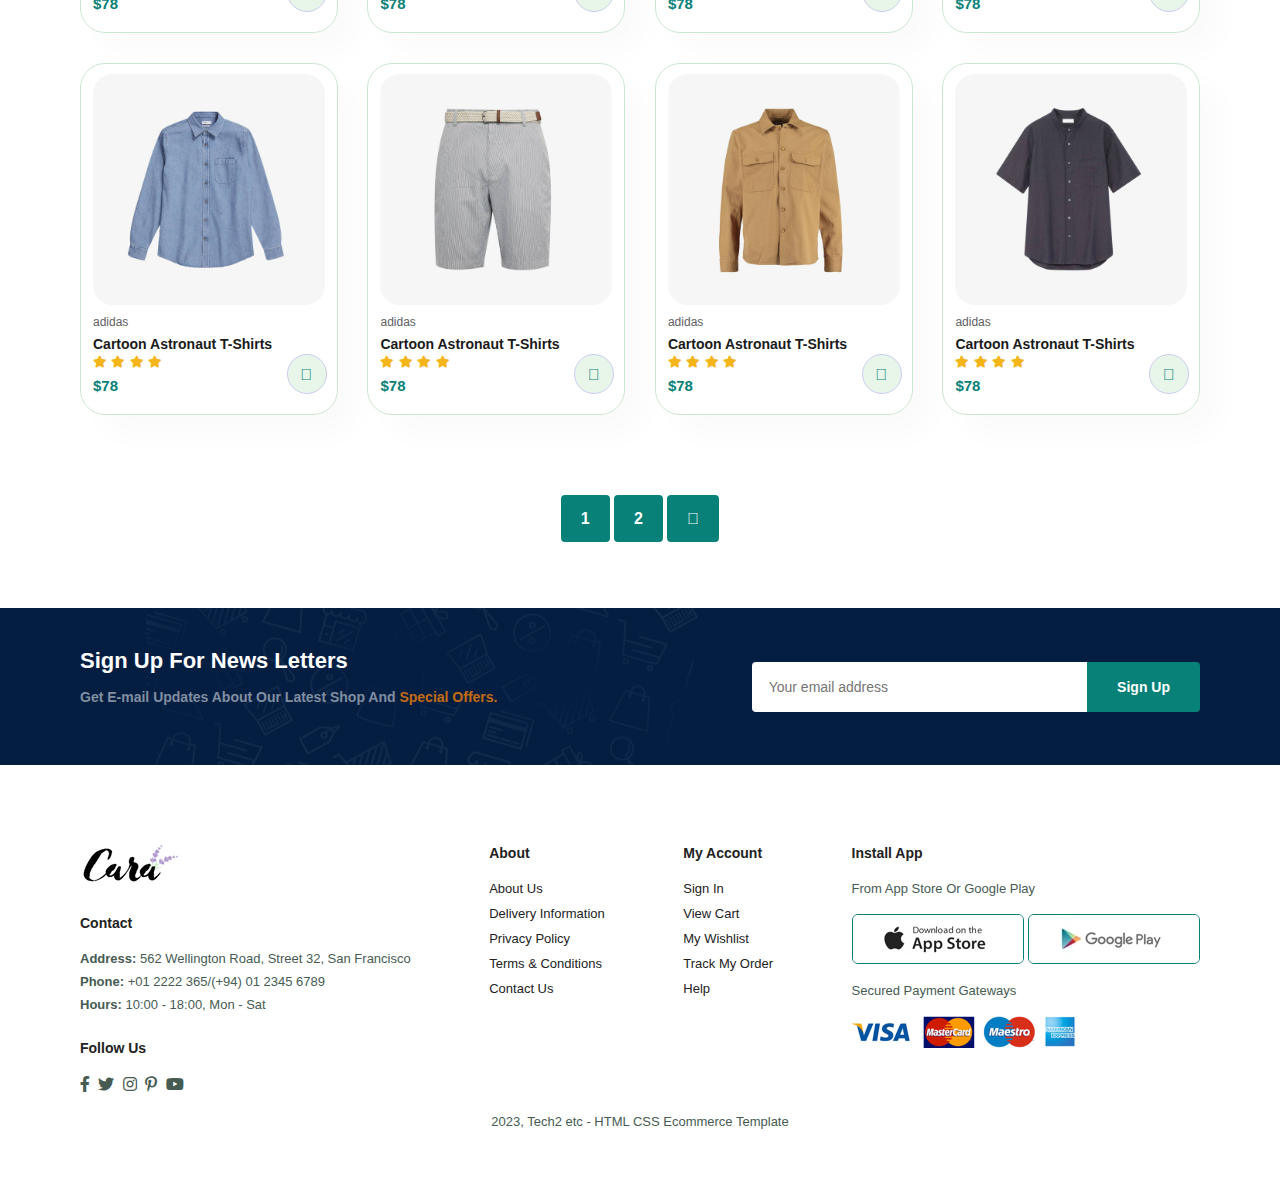
<file: shop.html>
<html>
    <head>
        <title>Cara Fashion</title>
        <link rel="stylesheet" href="https://pro.fontawesome.com/releases/v5.10.0/css/all.css" />
        <link rel="stylesheet" href="style.css">
       
    </head>

    <body>
        <section id="header">
            <a href="#"><img src="images/logo.png" alt="logo"></a>
            <div>
                <ul id="navbar">
                    <li><a href="index.html">Home</a></li>
                    <li><a class="active" href="shop.html">Shop</a></li>
                    <li><a href="blog.html">Blog</a></li>
                    <li><a href="about.html">About</a></li>
                    <li><a href="contact.html">Contact</a></li>
                    <li id="lg-bag"><a href="cart.html"><i class="far fa-shopping-bag"></i></a></li>
                    <a href="#" id="close"><i class="far fa-times"></i></a>
                </ul>
            </div>

            <div id="mobile">
                <a href="cart.html"><i class="far fa-shopping-bag"></i></a>
                <i id="bar" class="fas fa-outdent"></i>
            </div>
        </section>

        <section id="page-header">
            <h2>#stayhome</h2>
            <p>SAVE MORE ON COUPONS & UP TO 70% OFF</p>
        </section>

        <section id="product1" class="section-p1">

            <div class="pro-container">
                <div class="pro" onclick="window.location.href='sproduct.html'">
                    <img src="images/products/f1.jpg" alt="">
                    <div class="des">
                        <span>adidas</span>
                        <h5>Cartoon Astronaut T-Shirts</h5>
                        <div class="star">
                            <i class="fa fa-star"></i>
                            <i class="fa fa-star"></i>
                            <i class="fa fa-star"></i>
                            <i class="fa fa-star"></i>
                        </div>
                        <h4>$78</h4>
                    </div>
                    <a href="#"><i class="fal fa-shopping-cart cart"></i></a>
                </div>

                <div class="pro">
                    <img src="images/products/f2.jpg" alt="">
                    <div class="des">
                        <span>adidas</span>
                        <h5>Cartoon Astronaut T-Shirts</h5>
                        <div class="star">
                            <i class="fa fa-star"></i>
                            <i class="fa fa-star"></i>
                            <i class="fa fa-star"></i>
                            <i class="fa fa-star"></i>
                        </div>
                        <h4>$78</h4>
                    </div>
                    <a href="#"><i class="fal fa-shopping-cart cart"></i></a>
                </div>

                <div class="pro">
                    <img src="images/products/f3.jpg" alt="">
                    <div class="des">
                        <span>adidas</span>
                        <h5>Cartoon Astronaut T-Shirts</h5>
                        <div class="star">
                            <i class="fa fa-star"></i>
                            <i class="fa fa-star"></i>
                            <i class="fa fa-star"></i>
                            <i class="fa fa-star"></i>
                        </div>
                        <h4>$78</h4>
                    </div>
                    <a href="#"><i class="fal fa-shopping-cart cart"></i></a>
                </div>

                <div class="pro">
                    <img src="images/products/f4.jpg" alt="">
                    <div class="des">
                        <span>adidas</span>
                        <h5>Cartoon Astronaut T-Shirts</h5>
                        <div class="star">
                            <i class="fa fa-star"></i>
                            <i class="fa fa-star"></i>
                            <i class="fa fa-star"></i>
                            <i class="fa fa-star"></i>
                        </div>
                        <h4>$78</h4>
                    </div>
                    <a href="#"><i class="fal fa-shopping-cart cart"></i></a>
                </div>

                <div class="pro">
                    <img src="images/products/f5.jpg" alt="">
                    <div class="des">
                        <span>adidas</span>
                        <h5>Cartoon Astronaut T-Shirts</h5>
                        <div class="star">
                            <i class="fa fa-star"></i>
                            <i class="fa fa-star"></i>
                            <i class="fa fa-star"></i>
                            <i class="fa fa-star"></i>
                        </div>
                        <h4>$78</h4>
                    </div>
                    <a href="#"><i class="fal fa-shopping-cart cart"></i></a>
                </div>

                <div class="pro">
                    <img src="images/products/f6.jpg" alt="">
                    <div class="des">
                        <span>adidas</span>
                        <h5>Cartoon Astronaut T-Shirts</h5>
                        <div class="star">
                            <i class="fa fa-star"></i>
                            <i class="fa fa-star"></i>
                            <i class="fa fa-star"></i>
                            <i class="fa fa-star"></i>
                        </div>
                        <h4>$78</h4>
                    </div>
                    <a href="#"><i class="fal fa-shopping-cart cart"></i></a>
                </div>

                <div class="pro">
                    <img src="images/products/f7.jpg" alt="">
                    <div class="des">
                        <span>adidas</span>
                        <h5>Cartoon Astronaut T-Shirts</h5>
                        <div class="star">
                            <i class="fa fa-star"></i>
                            <i class="fa fa-star"></i>
                            <i class="fa fa-star"></i>
                            <i class="fa fa-star"></i>
                        </div>
                        <h4>$78</h4>
                    </div>
                    <a href="#"><i class="fal fa-shopping-cart cart"></i></a>
                </div>

                <div class="pro">
                    <img src="images/products/f8.jpg" alt="">
                    <div class="des">
                        <span>adidas</span>
                        <h5>Cartoon Astronaut T-Shirts</h5>
                        <div class="star">
                            <i class="fa fa-star"></i>
                            <i class="fa fa-star"></i>
                            <i class="fa fa-star"></i>
                            <i class="fa fa-star"></i>
                        </div>
                        <h4>$78</h4>
                    </div>
                    <a href="#"><i class="fal fa-shopping-cart cart"></i></a>
                </div>
            
                <div class="pro">
                    <img src="images/products/n1.jpg" alt="">
                    <div class="des">
                        <span>adidas</span>
                        <h5>Cartoon Astronaut T-Shirts</h5>
                        <div class="star">
                            <i class="fa fa-star"></i>
                            <i class="fa fa-star"></i>
                            <i class="fa fa-star"></i>
                            <i class="fa fa-star"></i>
                        </div>
                        <h4>$78</h4>
                    </div>
                    <a href="#"><i class="fal fa-shopping-cart cart"></i></a>
                </div>

                <div class="pro">
                    <img src="images/products/n2.jpg" alt="">
                    <div class="des">
                        <span>adidas</span>
                        <h5>Cartoon Astronaut T-Shirts</h5>
                        <div class="star">
                            <i class="fa fa-star"></i>
                            <i class="fa fa-star"></i>
                            <i class="fa fa-star"></i>
                            <i class="fa fa-star"></i>
                        </div>
                        <h4>$78</h4>
                    </div>
                    <a href="#"><i class="fal fa-shopping-cart cart"></i></a>
                </div>

                <div class="pro">
                    <img src="images/products/n3.jpg" alt="">
                    <div class="des">
                        <span>adidas</span>
                        <h5>Cartoon Astronaut T-Shirts</h5>
                        <div class="star">
                            <i class="fa fa-star"></i>
                            <i class="fa fa-star"></i>
                            <i class="fa fa-star"></i>
                            <i class="fa fa-star"></i>
                        </div>
                        <h4>$78</h4>
                    </div>
                    <a href="#"><i class="fal fa-shopping-cart cart"></i></a>
                </div>

                <div class="pro">
                    <img src="images/products/n4.jpg" alt="">
                    <div class="des">
                        <span>adidas</span>
                        <h5>Cartoon Astronaut T-Shirts</h5>
                        <div class="star">
                            <i class="fa fa-star"></i>
                            <i class="fa fa-star"></i>
                            <i class="fa fa-star"></i>
                            <i class="fa fa-star"></i>
                        </div>
                        <h4>$78</h4>
                    </div>
                    <a href="#"><i class="fal fa-shopping-cart cart"></i></a>
                </div>

                <div class="pro">
                    <img src="images/products/n5.jpg" alt="">
                    <div class="des">
                        <span>adidas</span>
                        <h5>Cartoon Astronaut T-Shirts</h5>
                        <div class="star">
                            <i class="fa fa-star"></i>
                            <i class="fa fa-star"></i>
                            <i class="fa fa-star"></i>
                            <i class="fa fa-star"></i>
                        </div>
                        <h4>$78</h4>
                    </div>
                    <a href="#"><i class="fal fa-shopping-cart cart"></i></a>
                </div>

                <div class="pro">
                    <img src="images/products/n6.jpg" alt="">
                    <div class="des">
                        <span>adidas</span>
                        <h5>Cartoon Astronaut T-Shirts</h5>
                        <div class="star">
                            <i class="fa fa-star"></i>
                            <i class="fa fa-star"></i>
                            <i class="fa fa-star"></i>
                            <i class="fa fa-star"></i>
                        </div>
                        <h4>$78</h4>
                    </div>
                    <a href="#"><i class="fal fa-shopping-cart cart"></i></a>
                </div>

                <div class="pro">
                    <img src="images/products/n7.jpg" alt="">
                    <div class="des">
                        <span>adidas</span>
                        <h5>Cartoon Astronaut T-Shirts</h5>
                        <div class="star">
                            <i class="fa fa-star"></i>
                            <i class="fa fa-star"></i>
                            <i class="fa fa-star"></i>
                            <i class="fa fa-star"></i>
                        </div>
                        <h4>$78</h4>
                    </div>
                    <a href="#"><i class="fal fa-shopping-cart cart"></i></a>
                </div>

                <div class="pro">
                    <img src="images/products/n8.jpg" alt="">
                    <div class="des">
                        <span>adidas</span>
                        <h5>Cartoon Astronaut T-Shirts</h5>
                        <div class="star">
                            <i class="fa fa-star"></i>
                            <i class="fa fa-star"></i>
                            <i class="fa fa-star"></i>
                            <i class="fa fa-star"></i>
                        </div>
                        <h4>$78</h4>
                    </div>
                    <a href="#"><i class="fal fa-shopping-cart cart"></i></a>
                </div>
            </div>
        </section>

        <section id="pagination" class="section-p1">
            <a href="#">1</a>
            <a href="#">2</a>
            <a href="#"><i class="fal fa-long-arrow-alt-right"></i></a>
        </section>

        <section id="newsletter" class="section-p1 section-m1">
            <div class="newstext">
                <h4>Sign Up For News Letters</h4>
                <p>Get E-mail Updates About Our Latest Shop And <span>Special Offers.</span></p>    
            </div>

            <div class="form">
                <input type="text" placeholder="Your email address">
                <button class="normal">Sign Up</button>
            </div>
      
        </section>

        <footer class="section-p1">
            <div class="col">
                <img class="logo" src="images/logo.png" alt="">
                <h4>Contact</h4>
                <p><strong>Address: </strong> 562 Wellington Road, Street 32, San Francisco</p>
                <p><strong>Phone: </strong> +01 2222 365/(+94) 01 2345 6789</p>
                <p><strong>Hours: </strong> 10:00 - 18:00, Mon - Sat</p>

                <div class="follow">
                    <h4>Follow Us</h4>
                    <div class="icon">
                        <i class="fab fa-facebook-f"></i>
                        <i class="fab fa-twitter"></i>
                        <i class="fab fa-instagram"></i>
                        <i class="fab fa-pinterest-p"></i>
                        <i class="fab fa-youtube"></i>
                    </div>
                </div>
            </div>

            <div class="col">
                <h4>About</h4>
                <a href="#">About Us</a>
                <a href="#">Delivery Information</a>
                <a href="#">Privacy Policy</a>
                <a href="#">Terms & Conditions</a>
                <a href="#">Contact Us</a>
            </div>

            <div class="col">
                <h4>My Account</h4>
                <a href="#">Sign In</a>
                <a href="#">View Cart</a>
                <a href="#">My Wishlist</a>
                <a href="#">Track My Order</a>
                <a href="#">Help</a>
            </div>

            <div class="col install">
                <h4>Install App</h4>
                <p>From App Store Or Google Play</p>
                <div class="row">
                    <img src="images/pay/app.jpg" alt="">
                    <img src="images/pay/play.jpg" alt="">
                </div>
                <p>Secured Payment Gateways</p>
                <img src="images/pay/pay.png" alt="">
            </div>

            <div class="copyright">
                <p>2023, Tech2 etc - HTML CSS Ecommerce Template</p>
            </div>
        </footer>
 
        <script src="script.js"></script>

    </body>


</html>
</file>
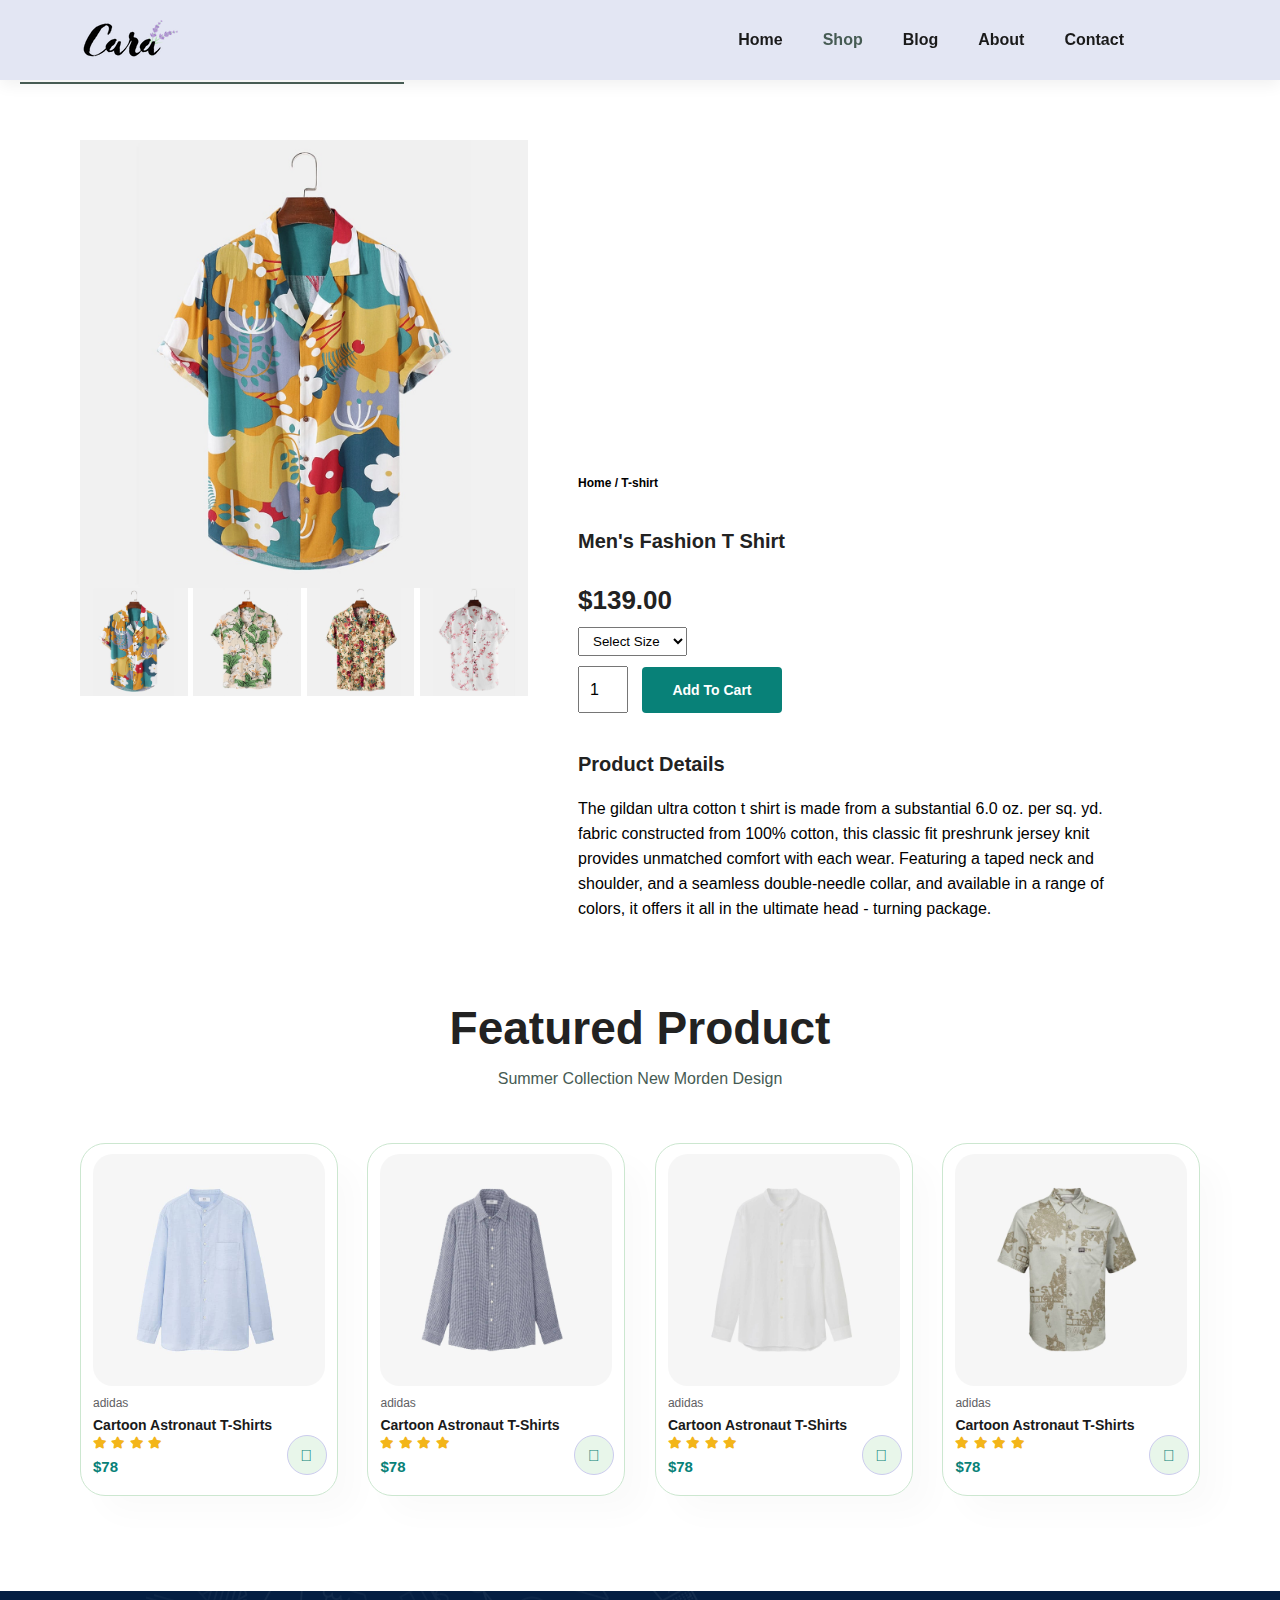
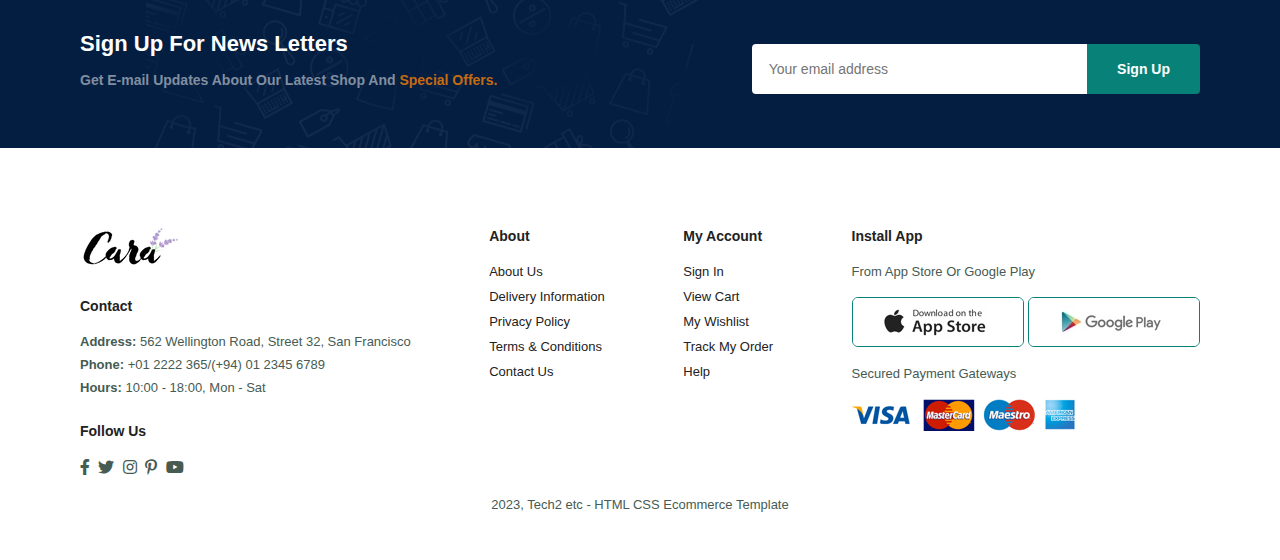
<file: sproduct.html>
<html>
    <head>
        <title>Cara Fashion</title>
        <link rel="stylesheet" href="https://pro.fontawesome.com/releases/v5.10.0/css/all.css" />
        <link rel="stylesheet" href="style.css">
       
    </head>

    <body>
        <section id="header">
            <a href="#"><img src="images/logo.png" alt="logo"></a>
            <div>
                <ul id="navbar">
                    <li><a href="index.html">Home</a></li>
                    <li><a class="active" href="shop.html">Shop</a></li>
                    <li><a href="blog.html">Blog</a></li>
                    <li><a href="about.html">About</a></li>
                    <li><a href="contact.html">Contact</a></li>
                    <li id="lg-bag"><a href="cart.html"><i class="far fa-shopping-bag"></i></a></li>
                    <a href="#" id="close"><i class="far fa-times"></i></a>
                </ul>
            </div>

            <div id="mobile">
                <a href="cart.html"><i class="far fa-shopping-bag"></i></a>
                <i id="bar" class="fas fa-outdent"></i>
            </div>
        </section>

        <section id="prodetails" class="section-p1">
            <div class="single-pro-image">
                <img src="images/products/f1.jpg" width="100%" id="MainImg" alt="">

                <div class="small-img-group">
                    <div class="small-img-col">
                        <img src="images/products/f1.jpg" width="100%" class="small-img" alt="">
                    </div>

                    <div class="small-img-col">
                        <img src="images/products/f2.jpg" width="100%" class="small-img" alt="">
                    </div>

                    <div class="small-img-col">
                        <img src="images/products/f3.jpg" width="100%" class="small-img" alt="">
                    </div>

                    <div class="small-img-col">
                        <img src="images/products/f4.jpg" width="100%" class="small-img" alt="">
                    </div>
                </div>
            </div>

            <div class="single-pro-details">
                <h6>Home / T-shirt</h6>
                <h4>Men's Fashion T Shirt</h4>
                <h2>$139.00</h2>
                <select>
                    <option>Select Size</option>
                    <option>Small</option>
                    <option>Medium</option>
                    <option>Large</option>
                    <option>XL</option>
                    <option>XXL</option>
                </select>
                <input type="number" value="1">
                <button class="normal">Add To Cart</button>
                <h4>Product Details</h4>
                <span>The gildan ultra cotton t shirt is made from a substantial 6.0 oz. per sq. yd. fabric constructed from 100% cotton, this classic fit preshrunk jersey knit provides unmatched comfort with each wear. Featuring a taped neck and shoulder,  and a seamless double-needle collar, and available in a range of colors, it offers it all in the ultimate head - turning package.</span>
            </div>
        </section>

        <section id="product1" class="section-p1">
            <h2>Featured Product</h2>
            <p>Summer Collection New Morden Design</p>
            <div class="pro-container">
                <div class="pro">
                    <img src="images/products/n1.jpg" alt="">
                    <div class="des">
                        <span>adidas</span>
                        <h5>Cartoon Astronaut T-Shirts</h5>
                        <div class="star">
                            <i class="fa fa-star"></i>
                            <i class="fa fa-star"></i>
                            <i class="fa fa-star"></i>
                            <i class="fa fa-star"></i>
                        </div>
                        <h4>$78</h4>
                    </div>
                    <a href="#"><i class="fal fa-shopping-cart cart"></i></a>
                </div>

                <div class="pro">
                    <img src="images/products/n2.jpg" alt="">
                    <div class="des">
                        <span>adidas</span>
                        <h5>Cartoon Astronaut T-Shirts</h5>
                        <div class="star">
                            <i class="fa fa-star"></i>
                            <i class="fa fa-star"></i>
                            <i class="fa fa-star"></i>
                            <i class="fa fa-star"></i>
                        </div>
                        <h4>$78</h4>
                    </div>
                    <a href="#"><i class="fal fa-shopping-cart cart"></i></a>
                </div>

                <div class="pro">
                    <img src="images/products/n3.jpg" alt="">
                    <div class="des">
                        <span>adidas</span>
                        <h5>Cartoon Astronaut T-Shirts</h5>
                        <div class="star">
                            <i class="fa fa-star"></i>
                            <i class="fa fa-star"></i>
                            <i class="fa fa-star"></i>
                            <i class="fa fa-star"></i>
                        </div>
                        <h4>$78</h4>
                    </div>
                    <a href="#"><i class="fal fa-shopping-cart cart"></i></a>
                </div>

                <div class="pro">
                    <img src="images/products/n4.jpg" alt="">
                    <div class="des">
                        <span>adidas</span>
                        <h5>Cartoon Astronaut T-Shirts</h5>
                        <div class="star">
                            <i class="fa fa-star"></i>
                            <i class="fa fa-star"></i>
                            <i class="fa fa-star"></i>
                            <i class="fa fa-star"></i>
                        </div>
                        <h4>$78</h4>
                    </div>
                    <a href="#"><i class="fal fa-shopping-cart cart"></i></a>
                </div>

            </div>
        </section>

        <section id="newsletter" class="section-p1 section-m1">
            <div class="newstext">
                <h4>Sign Up For News Letters</h4>
                <p>Get E-mail Updates About Our Latest Shop And <span>Special Offers.</span></p>    
            </div>

            <div class="form">
                <input type="text" placeholder="Your email address">
                <button class="normal">Sign Up</button>
            </div>
      
        </section>

        <footer class="section-p1">
            <div class="col">
                <img class="logo" src="images/logo.png" alt="">
                <h4>Contact</h4>
                <p><strong>Address: </strong> 562 Wellington Road, Street 32, San Francisco</p>
                <p><strong>Phone: </strong> +01 2222 365/(+94) 01 2345 6789</p>
                <p><strong>Hours: </strong> 10:00 - 18:00, Mon - Sat</p>

                <div class="follow">
                    <h4>Follow Us</h4>
                    <div class="icon">
                        <i class="fab fa-facebook-f"></i>
                        <i class="fab fa-twitter"></i>
                        <i class="fab fa-instagram"></i>
                        <i class="fab fa-pinterest-p"></i>
                        <i class="fab fa-youtube"></i>
                    </div>
                </div>
            </div>

            <div class="col">
                <h4>About</h4>
                <a href="#">About Us</a>
                <a href="#">Delivery Information</a>
                <a href="#">Privacy Policy</a>
                <a href="#">Terms & Conditions</a>
                <a href="#">Contact Us</a>
            </div>

            <div class="col">
                <h4>My Account</h4>
                <a href="#">Sign In</a>
                <a href="#">View Cart</a>
                <a href="#">My Wishlist</a>
                <a href="#">Track My Order</a>
                <a href="#">Help</a>
            </div>

            <div class="col install">
                <h4>Install App</h4>
                <p>From App Store Or Google Play</p>
                <div class="row">
                    <img src="images/pay/app.jpg" alt="">
                    <img src="images/pay/play.jpg" alt="">
                </div>
                <p>Secured Payment Gateways</p>
                <img src="images/pay/pay.png" alt="">
            </div>

            <div class="copyright">
                <p>2023, Tech2 etc - HTML CSS Ecommerce Template</p>
            </div>
        </footer>

        <script>
            var MainImg = document.getElementById("MainImg");
            var smallimg = document.getElementsByClassName("small-img")

            smallimg[0].onclick = function(){
                MainImg.src = smallimg[0].src;
            }

            smallimg[1].onclick = function(){
                MainImg.src = smallimg[1].src;
            }

            smallimg[2].onclick = function(){
                MainImg.src = smallimg[2].src;
            }

            smallimg[3].onclick = function(){
                MainImg.src = smallimg[3].src;
            }
        </script>
 
        <script src="script.js"></script>

    </body>


</html>
</file>
<file: style.css>
@import url("https://fonts.googleapis.com/css2?family=Spartan:wght@100;200;300;400;500;600;700;800;900&display=swap");

*{
    margin: 0;
    padding: 0;
    box-sizing: border-box;
    font-family: 'League Spartan', sans-serif;;
}

h1{
    font-size: 50px;
    line-height: 64px;
    color: #222;
}

h2{
    font-size: 46px;
    line-height: 54px;
    color: #222;
}

h4{
    font-size: 20px;
    color: #222;
}

h6{
    font-weight: 700;
    font-size: 12px;
}

p{
    font-size: 16px;
    color: #465b53;
    margin: 15px 0 20px 0;
}

.section-p1{
    padding: 40px 80px;
}

.section-m1{
    margin: 40px 0;
}

button.normal{
    font-size: 14px;
    font-weight: 600;
    padding: 15px 30px;
    color: #1a1a1a;
    background-color: #fff;
    border-radius: 4px;
    cursor: pointer;
    border: none;
    outline: none;
    transition: 0.2s;
}

body{
    width: 100%;
}

#header{
    display: flex;
    align-items: center;
    justify-content: space-between;
    padding: 20px 80px;
    background: #e3e6f3;
    box-shadow: 0 5px 15px rgba(0,0,0,0.06);
    z-index: 999;
    position: sticky;
    top: 0;
    left: 0;
}

#navbar{
    display: flex;
    align-items: center;
    justify-content: center;
}

#navbar li{
    list-style: none;
    padding: 0 20px;
}

#navbar li a{
    text-decoration: none;
    font-size: 16px;
    font-weight: 600;
    color: #1a1a1a;
    transition: 0.3s ease;
}

#navbar li a:hover,
#navbar li a.active{
    color: #465b53;
}

#navbar li a.active::after,
#navbar li a:hover::after{
    content: "";
    width: 30%;
    height: 2px;
    background: #465b53;
    position: absolute;
    bottom: -4px;
    left: 20px;
}

#mobile{
    display: none;
    align-items: center;
}

#close{
    display: none;
}

#hero{
    background-image: url(images/indexBG.png);
    height: 90vh;
    width: 100%;
    background-size: cover;
    background-position: top 25% right 0;
    padding: 0 80px;
    display: flex;
    flex-direction: column;
    align-items: flex-start;
    justify-content: center;
}



#hero h1{
    color: #465b53;
}

#hero button{
    background-image: url(images/b1.png);
    background-color: transparent;
    color: #465b53;
    border: 0;
    padding: 14px 80px 14px 65px;
    background-repeat: no-repeat;
    cursor: pointer;
    font-weight: 700;
    font-size: 15px;
}
#feature{
    display: flex;
    align-items: center;
    justify-content: space-between;
    flex-wrap: wrap;
}

#feature .fe-box{
    width: 180px;
    text-align: center;
    padding: 25px 15px;
    box-shadow: 20px 20px 34px rgba(0, 0, 0, 0.03);
    border: 1px solid #cce7d0;
    border-radius: 4px;
    margin: 15px 0;
}

#feature .fe-box img{
    width: 100%;
    margin-bottom: 10px;
}

#feature .fe-box:hover{
    box-shadow: 10px 10px 54px rgba(70, 62, 221, 0.1);
}

#feature .fe-box h6{
    display: inline-block;
    padding: 9px 8px 6px 8px;
    line-height: 1;
    border-radius: 4px;
    color: #465b53;
    background-color: #fddde4;
}

#feature .fe-box:nth-child(2) h6{
    background-color: #cdebbc;
}

#feature .fe-box:nth-child(3) h6{
    background-color: #d1e8f2;
}

#feature .fe-box:nth-child(4) h6{
    background-color: #cdd4f8;
}

#feature .fe-box:nth-child(5) h6{
    background-color: #f6dbf6;
}

#product1{
    text-align: center;
}

#product1 .pro-container{
    display: flex;
    justify-content: space-between;
    padding-top: 20px;
    flex-wrap: wrap;
}

#product1 .pro{
    width: 23%;
    min-width: 250px;
    padding: 10px 12px;
    border: 1px solid #cce7d0;
    border-radius: 25px;
    cursor: pointer;
    box-shadow: 20px 20px 30px rgba(0, 0, 0, 0.02);
    margin: 15px 0;
    transition: 0.2s ease;
    position: relative;
}

#product1 .pro:hover{
    box-shadow: 20px 20px 30px rgba(0, 0, 0, 0.06);
}

#product1 .pro img{
    width: 100%;
    border-radius: 20px;
}

#product1 .pro .des{
    text-align: start;
    padding: 10px 0;
}

#product1 .pro .des span{
    color: #606063;
    font-size: 12px;
}

#product1 .pro .des h5{
    padding-top: 7px;
    color: #1a1a1a;
    font-size: 14px;
}

#product1 .pro .des i{
    font-size: 12px;
    color: rgb(243, 181, 25);
}

#product1 .pro .des h4{
    padding-top: 7px;
    font-size: 15px;
    font-weight: 700;
    color: #088178;
}

#product1 .pro .cart{
    width: 40px;
    height: 40px;
    line-height: 40px;
    border-radius: 50px;
    background-color: #e8f6ea;
    font-weight: 500;
    color: #088178;
    border: 1px solid #cce;
    position: absolute;
    bottom: 20px;
    right: 10px;
}

#banner{
    display: flex;
    flex-direction: column;
    justify-content: center;
    align-items: center;
    text-align: center;
    background-image: url(images/banner/b2.jpg);
    width: 100%;
    height: 40vh;
    background-size: cover;
    background-position: center;
}

#banner h4{
    color: #fff;
    font-size: 16px;
}

#banner h2{
    color: #fff;
    font-size: 30px;
    padding: 10px 0;
}

#banner h2 span{
    color: #b72020;
}

#banner button:hover{
    background: #088178;
    color: #fff;
}
 
#sm-banner{
    display: flex;
    justify-content: space-between;
    flex-wrap: wrap;
}

#sm-banner .banner-box{
    display: flex;
    flex-direction: column;
    justify-content: center;
    align-items: flex-start;
    background-image: url(images/banner/b17.jpg);
    min-width: 580px;
    height: 50vh;
    background-size: cover;
    background-position: center;
    padding: 30px;
}

#sm-banner .banner-box2{
    background-image: url(images/banner/b10.jpg);
}

#sm-banner h4{
    color: #fff;
    font-size: 20px;
    font-weight: 300;
}

#sm-banner h2{
    color: #fff;
    font-size: 28px;
    font-weight: 800;
}

#sm-banner span{
    color: #fff;
    font-size: 14px;
    font-weight: 500;
    padding-bottom: 15px;
}

button.white{
    font-size: 13px;
    font-weight: 600;
    padding: 11px 18px;
    color: #fff;
    background-color: transparent;
    cursor: pointer;
    border: 1px solid #fff;
    outline: none;
    transition: 0.2s;
}

#sm-banner .banner-box:hover button{
    background: #088178;
    border: 1px solid #088178;
}

#banner3{
    display: flex;
    justify-content: space-between;
    flex-wrap: wrap;
    padding: 0 80px;
}

#banner3 .banner-box{
    display: flex;
    flex-direction: column;
    justify-content: center;
    align-items: flex-start;
    background-image: url(images/banner/b7.jpg);
    min-width: 30%;
    height: 30vh;
    background-size: cover;
    background-position: center;
    padding: 20px;
    margin-bottom: 20px;
}

#banner3 .banner-box2{
    background-image: url(images/banner/b4.jpg);
}

#banner3 .banner-box3{
    background-image: url(images/banner/b18.jpg);
}

#banner3 h2{
    color: #fff;
    font-weight: 900;
    font-size: 22px;
}

#banner3 h3{
    color: #be1d1d;
    font-weight: 800;
    font-size: 15px;
}

#newsletter{
    display: flex;
    justify-content: space-between;
    flex-wrap: wrap;
    align-items: center;
    background-image: url(images/banner/b14.png);
    background-repeat: no-repeat;
    background-position: 20% 30%;
    background-color: #041e42;
}

#newsletter h4{
    font-size: 22px;
    font-weight: 700;
    color: #fff;
}

#newsletter p{
    font-size: 14px;
    font-weight: 600;
    color: #818ea0;
}

#newsletter p span{
    color: #c46b12;
}

#newsletter .form{
    display: flex;
    width: 40%;
}

#newsletter input{
    height: 3.125rem;
    padding: 0 1.12em;
    font-size: 14px;
    width: 100%;
    border: 1px solid transparent;
    border-radius: 4px;
    outline: none;
    border-top-right-radius: 0;
    border-bottom-right-radius: 0;
}

#newsletter button{
    background-color: #088178;
    color: #fff;
    white-space: nowrap;
    border-top-left-radius: 0;
    border-bottom-left-radius: 0;
}

footer{
    display: flex;
    flex-wrap: wrap;
    justify-content: space-between;
}

footer .col{
    display: flex;
    flex-direction: column;
    align-items: flex-start;
    margin-bottom: 20px;
}

footer .logo{
    margin-bottom: 30px;
}

footer h4{
    font-size: 14px;
    padding-bottom: 20px;
}

footer p{
    font-size: 13px;
    margin: 0 0 8px 0;
}

footer a{
    font-size: 13px;
    text-decoration:none;
    color: #222;
    margin-bottom: 10px;
}

footer .follow{
    margin-top: 20px;
}

footer .follow i{
    color: #465b52;
    padding-right: 4px;
    cursor: pointer;
}

footer .install .row img{
    border: 1px solid #088178;
    border-radius: 6px;
}

footer .install img{
    margin: 10px 0 15px 0;
}

footer .follow i:hover,
footer a:hover{
    color: #088178;

}

footer .copyright{
    width: 100%;
    text-align: center;
}

/*shop*/

#page-header{
    background-image: url(images/banner/b1.jpg);
    width: 100%;
    height: 40vh;
    background-size: cover;
    display: flex;
    justify-content: center;
    text-align: center;
    flex-direction: column;
    padding: 14px;
}

#page-header h2,
#page-header p{
    color: #fff;
}

#pagination{
    text-align: center;
}

#pagination a{
    text-decoration: none;
    background-color: #088178;
    padding: 15px 20px;
    border-radius: 4px;
    color: #fff;
    font-weight: 600;
}

#pagination a i{
    font-size: 16px;
    font-weight: 600;
}

#prodetails{
    display: flex;
    margin-top: 20px;
}

#prodetails .single-pro-image{
    width: 40%;
    margin-right: 50px;
}

.small-img-group{
    display: flex;
    justify-content: space-between;
}

.small-img-col{
    flex-basis: 24%;
    cursor: pointer;
}

#prodetails .single-pro-details{
    width: 50%;
    padding-top: 30%;
}

#prodetails .single-pro-details h4{
    padding: 40px 0 20px 0;
}

#prodetails .single-pro-details h2{
font-size: 26px;
}

#prodetails .single-pro-details select{
    display: block;
    padding: 5px 10px;
    margin-bottom: 10px;
}

#prodetails .single-pro-details input{
    width: 50px;
    height: 47px;
    padding-left: 10px;
    font-size: 16px;
    margin-right: 10px;
}

#prodetails .single-pro-details input:focus{
    outline: none;
}

#prodetails .single-pro-details button{
    background-color: #088178;
    color: #fff;
}

#prodetails .single-pro-details span{
    line-height: 25px;
}

/*blog page*/
#page-header.blog-header{
    background-image: url(images/banner/b19.jpg);
}

#blog{
    padding: 150px 150px 0 150px;
}

#blog .blog-box{
    display: flex;
    align-items: center;
    width: 100%;
    position: relative;
    padding-bottom: 90px;
}

#blog .blog-img{
    width: 50%;
    margin-right: 40px;
}

#blog img{
    width: 100%;
    height: 300px;
    object-fit: cover;
}

#blog .blog-details{
    width: 50%;
}

#blog .blog-details a{
    text-decoration: none;
    font-size: 11px;
    color: #000;
    font-weight: 700;
    position: relative;
    transition: 0.3s;
}

#blog .blog-details a::after{
    content: "";
    width: 50px;
    height: 1px;
    background-color: #000;
    position: absolute;
    top: 4px;
    right: -60px;
}

#blog .blog-details a:hover{
    color: #088178;
}

#blog .blog-details a:hover::after{
    background-color: #088178;
}

#blog .blog-box h1{
    position: absolute;
    top: -40px;
    left: 0;
    font-size: 70px;
    font-weight: 700;
    color: #c9cbce;
    z-index: -9;
}

/*about*/
#page-header.about-header{
    background-image: url(images/about/banner.png);
}

#about-head{
    display: flex;
    align-items: center;
}

#about-head img{
    width: 50%;
    height: auto;
}

#about-head div{
    padding-left: 40px;
}

#about-app{
    text-align: center;
}

#about-app .video{
    width: 70%;
    height: 100%;
    margin: 30px auto 0 auto;
}

#about-app .video video{
    width: 100%;
    height: 100%;
    border-radius: 20px;
}

/*contact*/
#page-header.contact-header{
    background-image: url(images/banner/c1.webp);
}

#contact-details{
    display: flex;
    align-items: center;
    justify-content: space-between;
}

#contact-details .details{
    width: 40%;
}

#contact-details .details .span,
#form-details form span{
    font-size: 12px;
}

#contact-details .details h2,
#form-details form h2{
    font-size: 26px;
    line-height: 35px;
    padding: 20px 0;
}

#contact-details .details h3{
    font-size: 16px;
    padding-bottom: 15px;
}

#contact-details .details li{
    list-style: none;
    display: flex;
    padding: 10px 0;
}

#contact-details .details li i{
    font-size: 14px;
    padding-right: 22px;
}

#contact-details .details li p{
    font-size: 14px;
    margin: 0;
}

#contact-details .map{
    width: 55%;
    height: 400px;
}

#contact-details .map iframe{
    width: 100%;
    height: 100%;
}

#form-details{
    display: flex;
    justify-content: space-between;
    margin: 30px;
    padding: 80px;
    border: 1px solid #e1e1e1;
}

#form-details form{
    width: 65%;
    display: flex;
    flex-direction: column;
    align-items: flex-start;
}

#form-details form input,
#form-details form textarea{
    width: 100%;
    padding: 12px 15px;
    outline: none;
    margin-bottom: 20px;
    border: 1px solid #e1e1e1;
}

#form-details form button{
    background-color: #088178;
    color: #fff;
}

#form-details .people div{
    padding-bottom: 25px;
    display: flex;
    align-items: flex-start;
}

#form-details .people div img{
    width: 65px;
    height: 65px;
    object-fit: cover;
    margin-right: 15px;
}

#form-details .people div p{
    margin: 0;
    font-size: 13px;
    line-height: 25px;
}

#form-details .people div p span{
    display: block;
    font-size: 16px;
    font-weight: 600;
    color: #000;
}

/*cart*/
#cart{
    overflow-x: auto;
}

#page-header.cart-header{
    background-image: url(images/banner/ca1.webp);
}

#cart table{
    width: 100%;
    border-collapse: collapse;
    table-layout: fixed;
    white-space: nowrap;
}

#cart table img{
    width: 70px;
}

#cart table td:nth-child(1){
    width: 100px;
    text-align: center;
}

#cart table td:nth-child(2){
    width: 150px;
    text-align: center;
}

#cart table td:nth-child(3){
    width: 250px;
    text-align: center;
}

#cart table td:nth-child(4),
#cart table td:nth-child(5),
#cart table td:nth-child(6){
    width: 150px;
    text-align: center;
}

#cart table td:nth-child(5) input{
    width: 70px;
    padding: 10px 5px 10px 15px;
}

#cart table thead{
    border: 1px solid #e2e9e1;
    border-left: none;
    border-right: none;
}

#cart table thead td{
    font-weight: 700;
    text-transform: uppercase;
    font-size: 13px;
    padding: 18px 0;
}

#cart table tbody tr td{
    padding-top: 15px;
}

#cart table tbody td{
    font-size: 13px;
}

#cart-add{
    display: flex;
    flex-wrap: wrap;
    justify-content: space-between;
}

#coupon{
    width: 50%;
    margin-bottom: 30px;
}

#coupon h3,
#subtotal h3{
    padding-bottom: 15px;
}

#coupon input{
    padding: 10px 20px;
    outline: none;
    width: 60%;
    margin-right: 10px;
    border: 1px solid #e2e9e1;
}

#coupon button,
#subtotal button{
    background-color: #088178;
    color: #fff;
    padding: 12px 20px;
}

#subtotal{
    width: 50%;
    margin-bottom: 30px;
    border: 1px solid #e2e9e1;
    padding: 30px;
}

#subtotal table{
    border-collapse: collapse;
    width: 100%;
    margin-bottom: 20px;
}

#subtotal table td{
    width: 50%;
    border: 1px solid #e2e9e1;
    padding: 10px;
    font-size: 13px
}

/*Start Media Query*/

@media (max-width: 799px) {
    .section-p1 {
        padding: 40px 80px;
    }

    #navbar {
        display: flex;
        flex-direction: column;
        align-items: flex-start;
        justify-content: flex-start;
        position: fixed;
        top: 0;
        right: -300px;
        height: 100vh;
        width: 300px;
        background-color: #e3e6f3;
        box-shadow: 0 40px 60px rgba(0, 0, 0, 0.1);
        padding: 80px 0 0 10px;
        transition: 0.3s;
    }

    #navbar.active{
        right: 0px;
    }

    #navbar li{
        margin-bottom: 25px;
    }

    #mobile{
        display: flex;
        align-items: center;
    }

    #mobile i{
        color: #1a1a1a;
        font-size: 24px;
        padding-left: 20px;
    }

    #close{
        display: initial;
        position: absolute;
        top: 30px;
        left: 30px;
        color: #222;
        font-size: 24px;
    }

    #lg-bag{
        display: none;
    }

    #hero {
        height: 70vh;
        background-position: top 30% right 30%;
        padding: 0 80px;
    }

    #feature {
        justify-content: center;
    }

    #feature .fe-box {
        margin: 15px 15px;
    }

    #product1 .pro-container {
        justify-content: center;
    }

    #product1 .pro {
        margin: 15px;
    }

    #banner {
        height: 20vh;
    }

    #sm-banner .banner-box {
        min-width: 100px;
        height: 30vh;
    }

    #banner3 {
        padding: 0 40px;
    }

    #banner3 .banner-box {
        min-width: 28%;
    }

    #newsletter .form {
        width: 70%;
    }

    /*contact*/
    #form-details{
        width: 40px;
    }

    #form-details form{
        width: 50%;
    }
}

@media (max-width: 477px){
    .section-p1 {
        padding: 20px;
    }

    #header {
        padding: 10px 30px;
    }

    h2 {
        font-size: 32px;
    }

    #hero {
        background-position: 55%;
        padding: 0 20px;
    }

    #feature {
        justify-content: space-between;
    }

    #feature .fe-box {
        width: 155px;
        margin: 0 0 15px 0;
    }

    #product1 .pro {
        width: 100%;
    }



    #banner {
        height: 40vh;

    }

    #sm-banner .banner-box {
        height: 40vh;
    }

    #sm-banner .banner-box2 {
        margin-top: 20px;    
    }

    #banner3 {
        padding: 0 20px;
    }

    #banner3 .banner-box {
        width: 100%;
    }

    #newsletter {
        padding: 40px 20px;
    }

    #newsletter .form {
        width: 100%;
    }

    footer .copyright {
        text-align: start;
    }

    /*Single product*/
    #prodetails{
        display: flex;
        flex-direction: column;
    }

    #prodetails .single-pro-image{
        width: 100%;
        margin-right: 0px;
    }

    #prodetails .single-pro-details{
        width: 100%;
    } 

    /*blog*/
    #blog{
        padding: 100px 20px 0 20px;
    }

    #blog .blog-box{
        display: flex;
        flex-direction: column;
        align-items: flex-start;
    }

    #blog .blog-img{
        width: 100%;
        margin-right: 0px;
        margin-bottom: 30px;
    }

    /*about*/
    #about-head{
        flex-direction: column;
    }

    #about-head img{
        width: 100%;
        margin-bottom: 20px;
    }

    #about-head div{
        padding-left: 0px;
    }

    #about-app .video{
        width: 100%;
    }

    /*contact*/
    #contact-details{
        flex-direction: column;
    }

    #contact-details .details{
        width: 100%;
    }

    #contact-details .map{
        width: 100%;
    }

    #form-details{
        margin: 10px;
        padding: 30px 10px;
        flex-wrap: wrap;
    }

    #form-details form{
        width: 100%;
        margin-bottom: 30px;
    }

    /*cart*/
    #cart-add{
        flex-direction: column;
    }

    #coupon{
        width: 100%;
    }

    #subtotal{
        width: 100%;
        padding: 20px;
    }

}
</file>
